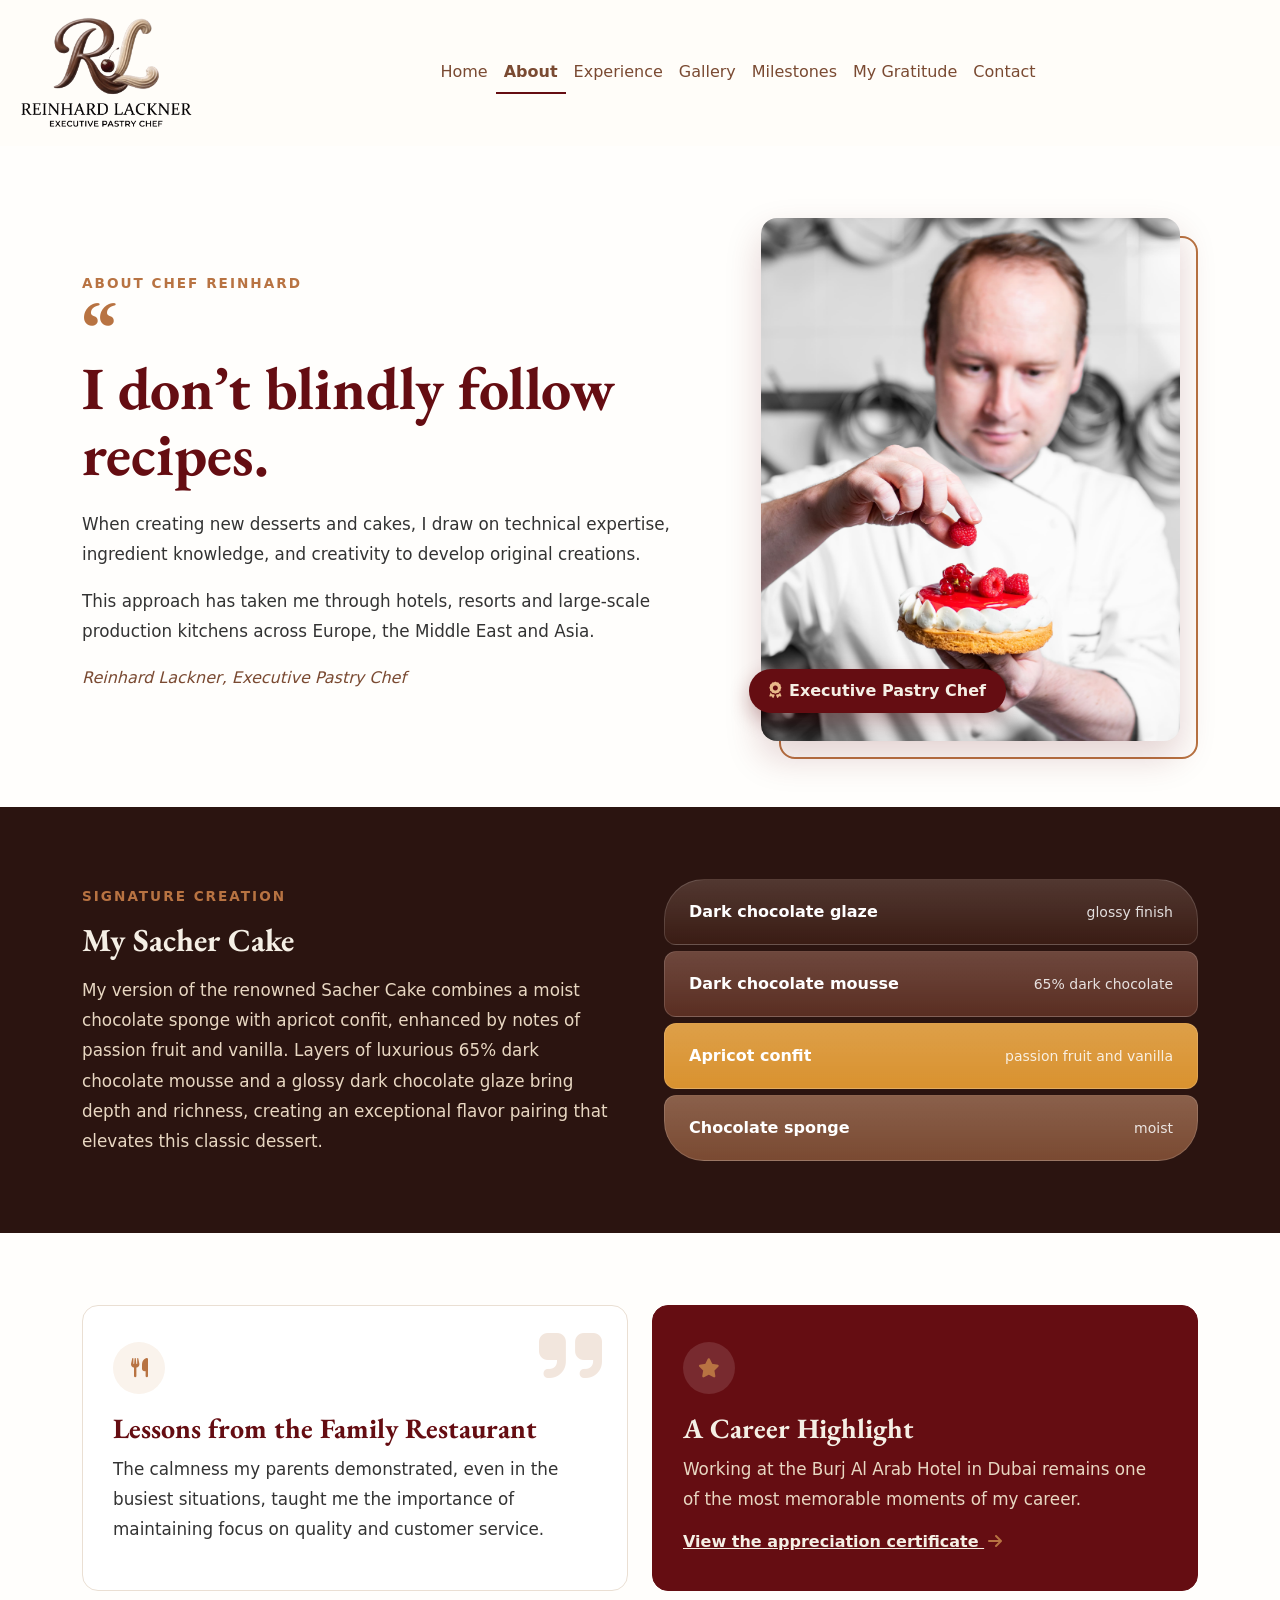
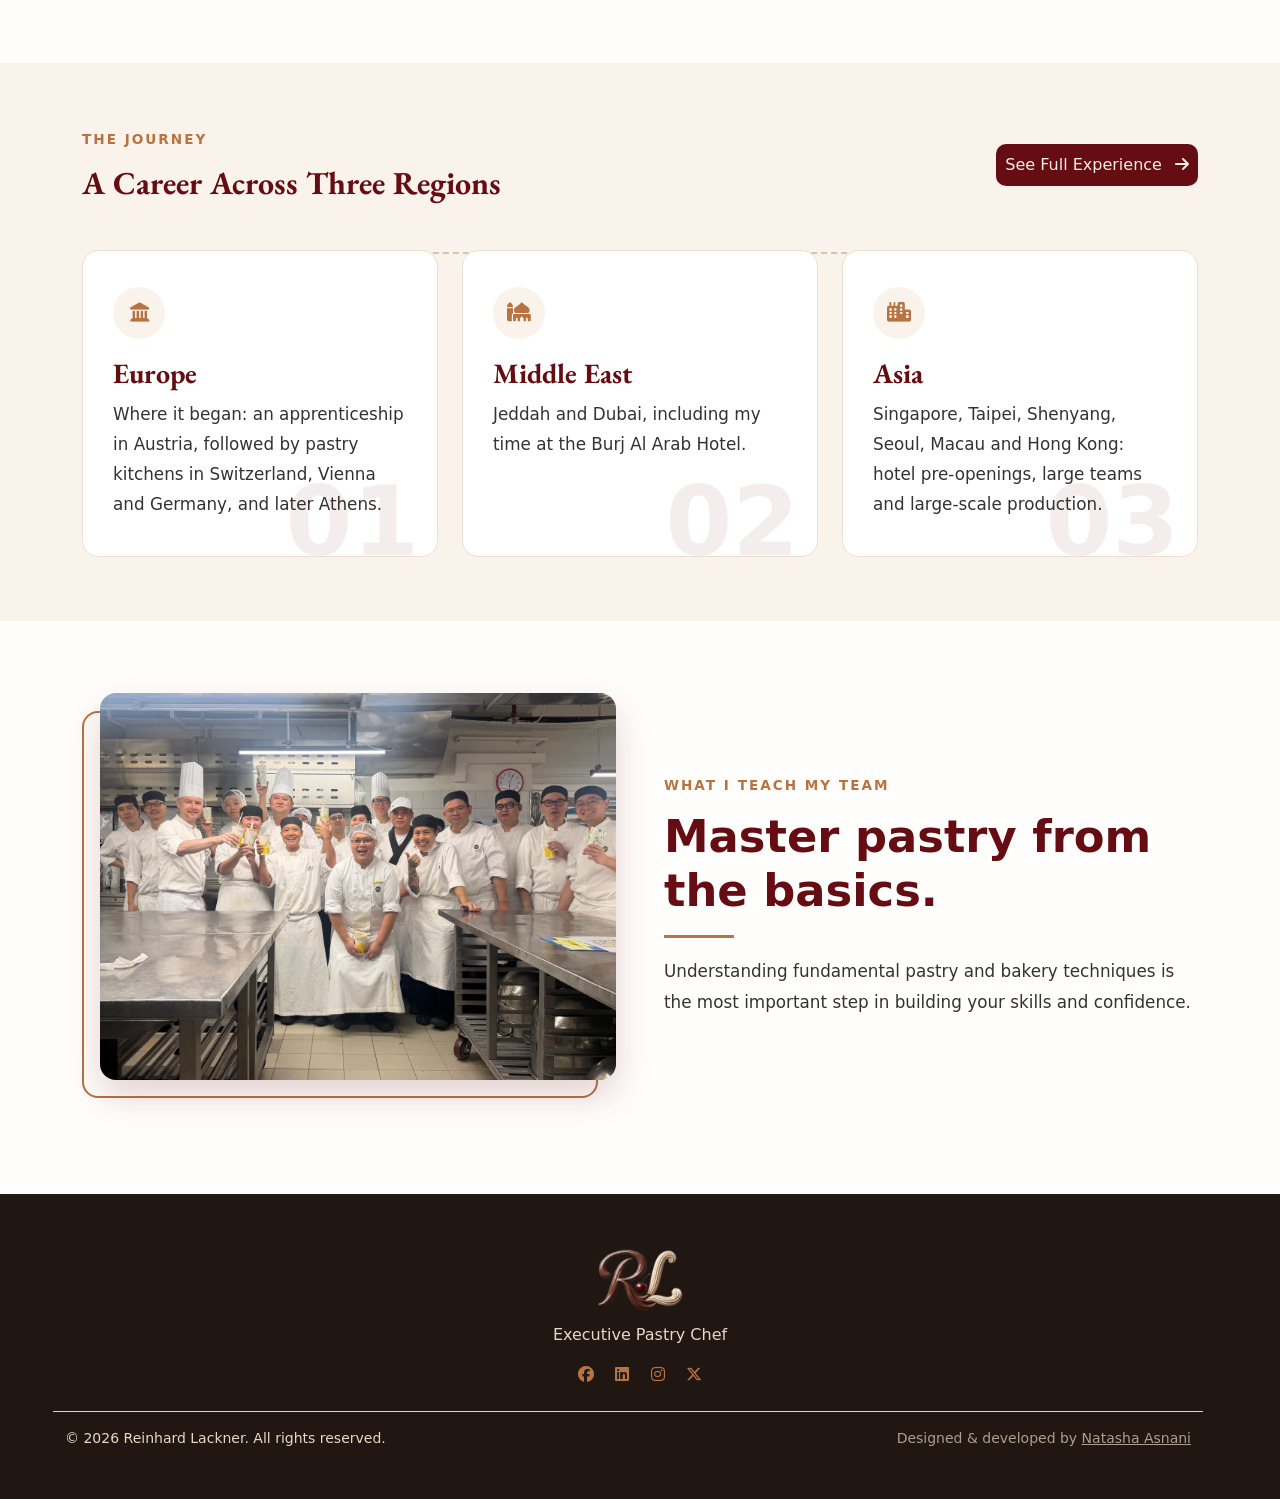
<file: about.html>
<!DOCTYPE html>
<html lang="en">
<head>
    <meta charset="UTF-8">
    <meta name="viewport" content="width=device-width, initial-scale=1.0">
    <title>About | Reinhard Lackner</title>
    <meta name="description" content="About Executive Pastry Chef Reinhard Lackner: his approach to pastry, his signature Sacher Cake, his career across Europe, the Middle East and Asia, and what he teaches his team.">
    <meta name="author" content="Natasha Asnani">
    <meta property="og:type" content="website">
    <meta property="og:site_name" content="Reinhard Lackner">
    <meta property="og:title" content="Contact | Reinhard Lackner">
    <meta property="og:description" content="About Executive Pastry Chef Reinhard Lackner: his approach to pastry, his signature Sacher Cake, his career across Europe, the Middle East and Asia, and what he teaches his team.">
    <meta name="twitter:card" content="summary">
    <!-- Add after hosting: <link rel="canonical" href="https://YOUR-DOMAIN/about.html"> and <meta property="og:image" content="https://YOUR-DOMAIN/images/share-image.jpg"> -->
    <link rel="preconnect" href="https://fonts.googleapis.com">
    <link rel="preconnect" href="https://fonts.gstatic.com" crossorigin>
    <link rel="preconnect" href="https://cdn.jsdelivr.net" crossorigin>
    <link rel="preconnect" href="https://cdnjs.cloudflare.com" crossorigin>
    <link href="https://cdn.jsdelivr.net/npm/bootstrap@5.1.3/dist/css/bootstrap.min.css" rel="stylesheet" integrity="sha384-1BmE4kWBq78iYhFldvKuhfTAU6auU8tT94WrHftjDbrCEXSU1oBoqyl2QvZ6jIW3" crossorigin="anonymous">
    <link rel="stylesheet" href="style.css">
    <script src="https://cdn.jsdelivr.net/npm/bootstrap@5.1.3/dist/js/bootstrap.bundle.min.js" integrity="sha384-ka7Sk0Gln4gmtz2MlQnikT1wXgYsOg+OMhuP+IlRH9sENBO0LRn5q+8nbTov4+1p" crossorigin="anonymous" defer></script>
    <link href="https://fonts.googleapis.com/css2?family=EB+Garamond:wght@400;500&display=swap" rel="stylesheet">
    <link rel="stylesheet" href="https://cdnjs.cloudflare.com/ajax/libs/font-awesome/6.7.2/css/all.min.css">

    <style>
        /* About page (move to style.css if you prefer) */
        .about-section-title { color: #650D12; font-weight: bold; }
        .about-label { display: inline-block; color: #B87342; font-weight: 600; letter-spacing: 2px; text-transform: uppercase; font-size: 0.85rem; margin-bottom: 14px; }
        .about-text { color: #333; line-height: 1.8; font-size: 1.05rem; }
        .about-cream { background-color: #FAF3EC; }
        .about-section { position: relative; overflow: hidden; }

        /* Images with offset frame */
        .about-frame { position: relative; isolation: isolate; margin: 0 18px 18px 0; }
        .about-frame::before { content: ""; position: absolute; inset: 0; border: 2px solid #B87342; border-radius: 16px; transform: translate(18px, 18px); z-index: -1; }
        .about-frame-alt { margin: 0 0 18px 18px; }
        .about-frame-alt::before { transform: translate(-18px, 18px); }
        .about-img { width: 100%; display: block; object-fit: cover; border-radius: 16px; background: #FAF3EC; box-shadow: 0 16px 36px rgba(101, 13, 18, 0.18); }
        .about-img-portrait { aspect-ratio: 4 / 5; }
        .about-img-wide { aspect-ratio: 4 / 3; }
        .about-badge { position: absolute; left: -12px; bottom: 28px; background: #650D12; color: #F5EFE5; padding: 10px 20px; border-radius: 50px; font-weight: 600; box-shadow: 0 8px 20px rgba(101, 13, 18, 0.3); }
        .about-badge i { color: #E8B98A; margin-right: 8px; }

        /* Hero */
        .about-hero-title { font-size: clamp(2.4rem, 5.5vw, 4rem); line-height: 1.1; color: #650D12; font-weight: bold; margin: 0 0 22px; }
        .about-hero-title::before { content: "\201C"; display: block; font-size: 5rem; line-height: 0.6; color: #B87342; }
        .about-sign { font-style: italic; color: #7A4A32; margin-top: 20px; }
        /* .about-sign::before { content: ""; display: inline-block; width: 30px; height: 2px; background: #B87342; vertical-align: middle; margin-right: 12px; } */

        /* Sacher */
        .about-dark { background: #2B1410; color: #F5EFE5; }
        .about-dark .about-section-title { color: #F5EFE5; }
        .about-dark .about-text { color: #E8D7C2; }
        .about-layers { list-style: none; margin: 0; padding: 0; display: flex; flex-direction: column; gap: 6px; }
        .about-layers li { color: #fff; padding: 20px 24px; border-radius: 12px; font-weight: 600; display: flex; justify-content: space-between; align-items: center; gap: 12px; flex-wrap: wrap; border: 1px solid rgba(255, 255, 255, 0.14); background-image: linear-gradient(180deg, rgba(255,255,255,0.12), rgba(255,255,255,0)); }
        .about-layers small { font-weight: 400; opacity: 0.85; }
        .layer-glaze { background-color: #3A1C14; border-radius: 40px 40px 12px 12px !important; }
        .layer-mousse { background-color: #5A2E22; }
        .layer-apricot { background-color: #D9922F; }
        .layer-sponge { background-color: #7A4A32; border-radius: 12px 12px 40px 40px !important; }

        /* Cards */
        .about-card { position: relative; overflow: hidden; background: #fff; border: 1px solid #eadfd3; border-radius: 16px; padding: 36px 30px; transition: transform 0.3s ease, box-shadow 0.3s ease; }
        .about-card:hover { transform: translateY(-6px); box-shadow: 0 14px 30px rgba(101, 13, 18, 0.14); }
        .about-card h3 { color: #650D12; font-weight: bold; }
        .about-card-icon { width: 52px; height: 52px; display: flex; align-items: center; justify-content: center; border-radius: 50%; background: #FAF3EC; color: #B87342; font-size: 1.2rem; margin-bottom: 18px; }
        .about-card-quote { position: absolute; top: 14px; right: 24px; font-size: 4.5rem; color: #B87342; opacity: 0.18; }
        .about-card-maroon { background: #650D12; border-color: #650D12; }
        .about-card-maroon h3 { color: #F5EFE5; }
        .about-card-maroon .about-text { color: #E8D7C2; }
        .about-card-maroon .about-card-icon { background: rgba(255, 255, 255, 0.12); color: #E8B98A; }
        .about-link { color: #650D12; font-weight: 600; }
        .about-card-maroon .about-link { color: #F5EFE5; }
        .about-link:hover { text-decoration: underline; }

        /* Journey steps */
        .about-steps { position: relative; }
        .about-step { height: 100%; }
        .about-step::after { content: attr(data-num); position: absolute; right: 18px; bottom: -14px; font-size: 6rem; font-weight: bold; color: #650D12; opacity: 0.07; line-height: 1; }
        @media (min-width: 768px) {
            .about-steps::before { content: ""; position: absolute; top: 26px; left: 10%; right: 10%; border-top: 2px dashed #d8c3ae; }
            .about-steps .col { position: relative; }
        }

        /* Teaching */
        .about-statement { font-size: clamp(1.9rem, 4vw, 2.8rem); color: #650D12; font-weight: bold; line-height: 1.2; margin-bottom: 18px; }
        .about-statement::after { content: ""; display: block; width: 70px; height: 3px; background: #B87342; margin-top: 18px; }

        /* Outside the kitchen */
        .about-leaf { position: absolute; right: 6%; top: 50%; transform: translateY(-50%) rotate(-12deg); font-size: 14rem; color: #650D12; opacity: 0.06; pointer-events: none; }
        .about-big-line { font-size: clamp(1.4rem, 3vw, 2rem); font-style: italic; color: #650D12; max-width: 760px; line-height: 1.5; margin: 0 auto; }

        /* CTA */
        .about-cta { background: #650D12; color: #F5EFE5; border-radius: 16px; padding: 56px 24px; }
        .about-cta h3 { color: #F5EFE5; font-weight: bold; }
        .about-cta p { color: #E8D7C2; margin-bottom: 24px; }
        .about-cta-btn { display: inline-block; padding: 12px 32px; border: 1px solid #F5EFE5; border-radius: 50px; color: #F5EFE5; text-decoration: none; font-weight: 600; transition: all 0.3s ease; }
        .about-cta-btn:hover { background: #F5EFE5; color: #650D12; }

        /* Scroll reveal */
        .js .reveal { opacity: 0; transform: translateY(28px); transition: opacity 0.8s ease, transform 0.8s ease; transition-delay: var(--d, 0s); }
        .js .reveal.in { opacity: 1; transform: none; }
        @media (prefers-reduced-motion: reduce) {
            .js .reveal { opacity: 1; transform: none; transition: none; }
            .about-card:hover { transform: none; }
        }

        @media (max-width: 575px) {
            .about-frame { margin: 0 12px 12px 0; }
            .about-frame::before { transform: translate(12px, 12px); }
            .about-frame-alt { margin: 0 0 12px 12px; }
            .about-frame-alt::before { transform: translate(-12px, 12px); }
            .about-badge { left: 8px; font-size: 0.85rem; }
            .about-card { padding: 28px 22px; }
            .about-leaf { font-size: 9rem; }
        }
    </style>
    <script>document.documentElement.classList.add('js');</script>
</head>
<body>
    <div class="container-fluid">
        <div class="row">
            <nav aria-label="Main navigation" class="navbar navbar-expand-lg navbar-light" style="background-color: #FFFDF9;">
                <div class="container-fluid">
                    <a class="navbar-brand" href="index.html">
                        <img src="./images/Gemini_Generated_Image_94er6u94er6u94er-removebg-preview.png" alt="Reinhard Lackner, Executive Pastry Chef" width="180px">
                    </a>
                    <button class="navbar-toggler" type="button" data-bs-toggle="collapse" data-bs-target="#navbarSupportedContent" aria-controls="navbarSupportedContent" aria-expanded="false" aria-label="Toggle navigation">
                        <span class="navbar-toggler-icon"></span>
                    </button>
                    <div class="collapse navbar-collapse" id="navbarSupportedContent">
                        <ul class="navbar-nav mx-auto mb-2 mb-lg-0">
                            <li class="nav-item"><a class="nav-link" href="index.html" style="color: #7A4A32 !important;">Home</a></li>
                            <li class="nav-item"><a class="nav-link active" aria-current="page" href="about.html" style="color: #7A4A32 !important;">About</a></li>
                            <li class="nav-item"><a class="nav-link" href="experience.html" style="color: #7A4A32 !important;">Experience</a></li>
                            <li class="nav-item"><a class="nav-link" href="gallery.html" style="color: #7A4A32 !important;">Gallery</a></li>
                            <li class="nav-item"><a class="nav-link" href="milestones.html" style="color: #7A4A32 !important;">Milestones</a></li>
                            <li class="nav-item"><a class="nav-link" href="testimonials.html" style="color: #7A4A32 !important;">My Gratitude</a></li>
                            <li class="nav-item"><a class="nav-link" href="contact.html" style="color: #7A4A32 !important;">Contact</a></li>
                        </ul>
                    </div>
                </div>
            </nav>
        </div>
    </div>

    <!-- Hero -->
    <section class="about-section py-5 mt-4">
        <div class="container">
            <div class="row align-items-center g-5">
                <div class="col-lg-7 reveal">
                    <span class="about-label">About Chef Reinhard</span>
                    <h1 class="about-hero-title">I don’t blindly follow recipes.</h1>
                    <p class="about-text">When creating new desserts and cakes, I draw on technical expertise, ingredient knowledge, and creativity to develop original creations.</p>
                    <p class="about-text mb-0">This approach has taken me through hotels, resorts and large-scale production kitchens across Europe, the Middle East and Asia.</p>
                    <p class="about-sign">Reinhard Lackner, Executive Pastry Chef</p>
                </div>
                <div class="col-lg-5 reveal" style="--d: 0.15s;">
                    <div class="about-frame">
                        <img src="./images/Reinhard Lackner.jpg" alt="Portrait of Chef Reinhard Lackner" class="about-img about-img-portrait" loading="lazy" decoding="async">
                        <span class="about-badge"><i class="fa-solid fa-award" aria-hidden="true"></i>Executive Pastry Chef</span>
                    </div>
                </div>
            </div>
        </div>
    </section>

    <!-- Signature creation -->
    <section class="about-dark about-section py-5">
        <div class="container py-4">
            <div class="row align-items-center g-5">
                <div class="col-lg-6 reveal">
                    <span class="about-label">Signature Creation</span>
                    <h2 class="about-section-title mb-3">My Sacher Cake</h2>
                    <p class="about-text mb-0">My version of the renowned Sacher Cake combines a moist chocolate sponge with apricot confit, enhanced by notes of passion fruit and vanilla. Layers of luxurious 65% dark chocolate mousse and a glossy dark chocolate glaze bring depth and richness, creating an exceptional flavor pairing that elevates this classic dessert.</p>
                </div>
                <div class="col-lg-6">
                    <ol class="about-layers" aria-label="Layers of the Sacher Cake, from top to bottom">
                        <li class="layer-glaze reveal" style="--d: 0.6s;">Dark chocolate glaze <small>glossy finish</small></li>
                        <li class="layer-mousse reveal" style="--d: 0.4s;">Dark chocolate mousse <small>65% dark chocolate</small></li>
                        <li class="layer-apricot reveal" style="--d: 0.2s;">Apricot confit <small>passion fruit and vanilla</small></li>
                        <li class="layer-sponge reveal" style="--d: 0s;">Chocolate sponge <small>moist</small></li>
                    </ol>
                </div>
            </div>
        </div>
    </section>

    <!-- Roots and highlight -->
    <section class="py-5 my-4">
        <div class="container">
            <div class="row g-4">
                <div class="col-lg-6 reveal">
                    <div class="about-card h-100">
                        <i class="fa-solid fa-quote-right about-card-quote" aria-hidden="true"></i>
                        <div class="about-card-icon"><i class="fa-solid fa-utensils" aria-hidden="true"></i></div>
                        <h3>Lessons from the Family Restaurant</h3>
                        <p class="about-text mb-0">The calmness my parents demonstrated, even in the busiest situations, taught me the importance of maintaining focus on quality and customer service.</p>
                    </div>
                </div>
                <div class="col-lg-6 reveal" style="--d: 0.15s;">
                    <div class="about-card about-card-maroon h-100">
                        <div class="about-card-icon"><i class="fa-solid fa-star" aria-hidden="true"></i></div>
                        <h3>A Career Highlight</h3>
                        <p class="about-text">Working at the Burj Al Arab Hotel in Dubai remains one of the most memorable moments of my career.</p>
                        <a href="milestones.html" class="about-link">View the appreciation certificate <i class="fa-solid fa-arrow-right ms-1" aria-hidden="true"></i></a>
                    </div>
                </div>
            </div>
        </div>
    </section>

    <!-- Three regions -->
    <section class="about-cream about-section py-5">
        <div class="container py-3">
            <div class="d-flex justify-content-between align-items-center flex-wrap gap-3 mb-5 reveal">
                <div>
                    <span class="about-label">The Journey</span>
                    <h2 class="about-section-title m-0">A Career Across Three Regions</h2>
                </div>
                <div class="dishes-btn">
                    <a href="experience.html">
                        <button>See Full Experience
                            <i class="fa-solid fa-arrow-right" aria-hidden="true"></i>
                        </button>
                    </a>
                </div>
            </div>

            <div class="row row-cols-1 row-cols-md-3 g-4 about-steps">
                <div class="col reveal">
                    <div class="about-card about-step" data-num="01">
                        <div class="about-card-icon"><i class="fa-solid fa-landmark" aria-hidden="true"></i></div>
                        <h3>Europe</h3>
                        <p class="about-text mb-0">Where it began: an apprenticeship in Austria, followed by pastry kitchens in Switzerland, Vienna and Germany, and later Athens.</p>
                    </div>
                </div>
                <div class="col reveal" style="--d: 0.15s;">
                    <div class="about-card about-step" data-num="02">
                        <div class="about-card-icon"><i class="fa-solid fa-mosque" aria-hidden="true"></i></div>
                        <h3>Middle East</h3>
                        <p class="about-text mb-0">Jeddah and Dubai, including my time at the Burj Al Arab Hotel.</p>
                    </div>
                </div>
                <div class="col reveal" style="--d: 0.3s;">
                    <div class="about-card about-step" data-num="03">
                        <div class="about-card-icon"><i class="fa-solid fa-city" aria-hidden="true"></i></div>
                        <h3>Asia</h3>
                        <p class="about-text mb-0">Singapore, Taipei, Shenyang, Seoul, Macau and Hong Kong: hotel pre-openings, large teams and large-scale production.</p>
                    </div>
                </div>
            </div>
        </div>
    </section>

    <!-- Teaching -->
    <section class="about-section py-5 my-4">
        <div class="container">
            <div class="row align-items-center g-5">
                <div class="col-lg-6 reveal">
                    <!-- Photo with two colleagues: save as images/chef-with-colleagues.jpg -->
                    <div class="about-frame about-frame-alt">
                        <img src="./images/Team Picture.jpg" alt="Chef Reinhard's Team" class="about-img about-img-wide" loading="lazy" decoding="async">
                    </div>
                </div>
                <div class="col-lg-6 reveal" style="--d: 0.15s;">
                    <span class="about-label">What I Teach My Team</span>
                    <p class="about-statement">Master pastry from the basics.</p>
                    <p class="about-text mb-0">Understanding fundamental pastry and bakery techniques is the most important step in building your skills and confidence.</p>
                </div>
            </div>
        </div>
    </section>

    <!-- Outside the kitchen -->
    <!-- <section class="about-cream about-section py-5">
        <i class="fa-solid fa-leaf about-leaf" aria-hidden="true"></i>
        <div class="container text-center py-4 reveal">
            <span class="about-label">Outside the Kitchen</span>
            <p class="about-big-line mb-0">I love spending time outdoors, connecting with nature and enjoying its beauty.</p>
        </div>
    </section> -->

    <!-- Closing block -->
    <!-- <section class="py-5 mt-4">
        <div class="container">
            <div class="about-cta text-center reveal">
                <h3>Let's create something together</h3>
                <p>For collaborations, consulting, events or opportunities.</p>
                <a href="contact.html" class="about-cta-btn">Get in Touch</a>
            </div>
        </div>
    </section> -->

    <footer class="mt-5">
        <div class="container-fluid">
            <div class="row footer-row">
                <div class="col-12 text-center">
                    <img src="./images/footer-logo.png" alt="Reinhard Lackner logo" width="150px" class="logo-light" loading="lazy" decoding="async">
                    <p class="mt-2 mb-3" style="color: #E8D7C2 !important;">Executive Pastry Chef</p>
                    <div>
                        <a href="https://www.facebook.com/pastrychefreinhardlackner" target="_blank" rel="noopener" class="mx-2 text-decoration-none" aria-label="Facebook"><i class="fab fa-facebook" aria-hidden="true"></i></a>
                        <a href="https://www.linkedin.com/in/pastrychefreinhardlackner" target="_blank" rel="noopener" class="mx-2 text-decoration-none" aria-label="LinkedIn"><i class="fab fa-linkedin" aria-hidden="true"></i></a>
                        <a href="https://www.instagram.com/reinhardlackner" target="_blank" rel="noopener" class="mx-2 text-decoration-none" aria-label="Instagram"><i class="fab fa-instagram" aria-hidden="true"></i></a>
                        <a href="https://x.com/reinilac" target="_blank" rel="noopener" class="mx-2 text-decoration-none" aria-label="X"><i class="fa-brands fa-x-twitter" aria-hidden="true"></i></a>
                    </div>
                </div>

                <!-- Copyright Row -->
                <div class="row mt-4">
                    <div class="col-12 border-top border-white pt-3 d-flex flex-column flex-md-row justify-content-between align-items-center gap-1">
                        <p class="small mb-0">&copy; 2026 Reinhard Lackner. All rights reserved.</p>
                        <p class="small mb-0" style="opacity: 0.7;">Designed &amp; developed by <a href="https://natashaasnani-portfolio-website.netlify.app/" target="_blank" rel="noopener">Natasha Asnani</a></p>
                    </div>
                </div>
            </div>
        </div>
    </footer>

    <script>
        (function () {
            var els = document.querySelectorAll('.reveal');
            if (!('IntersectionObserver' in window)) {
                els.forEach(function (e) { e.classList.add('in'); });
                return;
            }
            var io = new IntersectionObserver(function (entries) {
                entries.forEach(function (x) {
                    if (x.isIntersecting) { x.target.classList.add('in'); io.unobserve(x.target); }
                });
            }, { threshold: 0.15 });
            els.forEach(function (e) { io.observe(e); });
        })();
    </script>
</body>
</html>
</file>
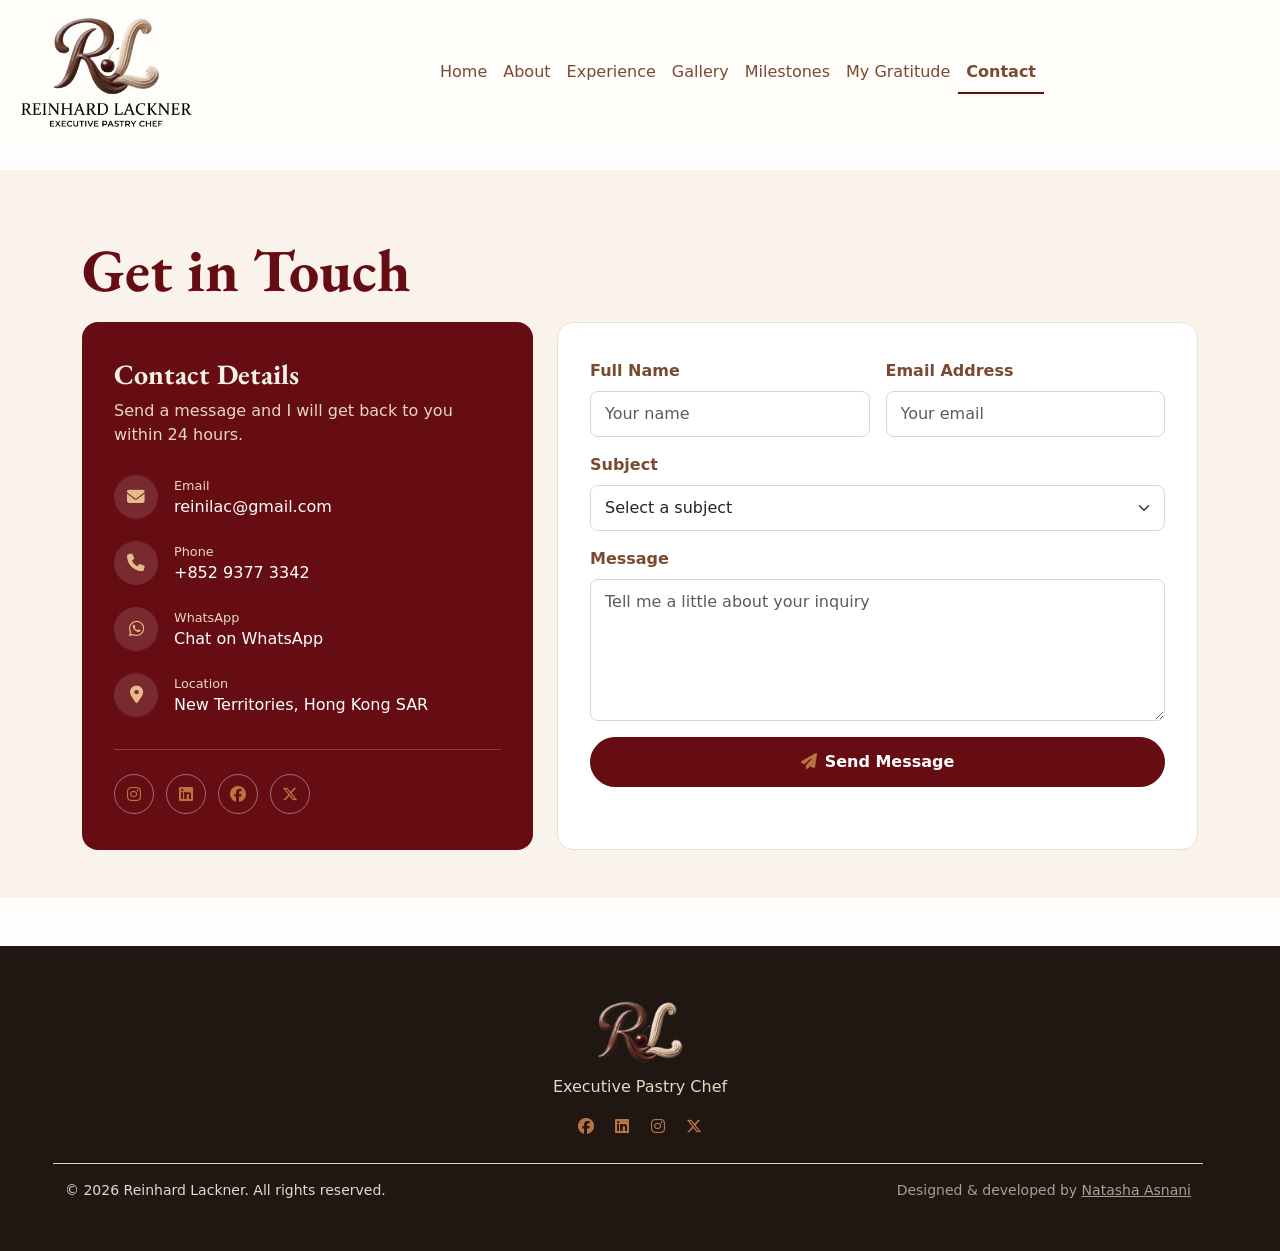
<file: contact.html>
<!DOCTYPE html>
<html lang="en">
<head>
    <meta charset="UTF-8">
    <meta name="viewport" content="width=device-width, initial-scale=1.0">
    <title>Contact | Reinhard Lackner</title>
    <meta name="description" content="Get in touch with Executive Pastry Chef Reinhard Lackner for collaborations, consulting, events or opportunities.">
    <meta name="author" content="Natasha Asnani">
    <meta property="og:type" content="website">
    <meta property="og:site_name" content="Reinhard Lackner">
    <meta property="og:title" content="Contact | Reinhard Lackner">
    <meta property="og:description" content="Get in touch with Executive Pastry Chef Reinhard Lackner for collaborations, consulting, events or opportunities.">
    <meta name="twitter:card" content="summary">
    <!-- Add after hosting: <link rel="canonical" href="https://YOUR-DOMAIN/contact.html"> and <meta property="og:image" content="https://YOUR-DOMAIN/images/share-image.jpg"> -->
    <link rel="preconnect" href="https://fonts.googleapis.com">
    <link rel="preconnect" href="https://fonts.gstatic.com" crossorigin>
    <link rel="preconnect" href="https://cdn.jsdelivr.net" crossorigin>
    <link rel="preconnect" href="https://cdnjs.cloudflare.com" crossorigin>
    <link href="https://cdn.jsdelivr.net/npm/bootstrap@5.1.3/dist/css/bootstrap.min.css" rel="stylesheet" integrity="sha384-1BmE4kWBq78iYhFldvKuhfTAU6auU8tT94WrHftjDbrCEXSU1oBoqyl2QvZ6jIW3" crossorigin="anonymous">
    <link rel="stylesheet" href="style.css">
    <script src="https://cdn.jsdelivr.net/npm/bootstrap@5.1.3/dist/js/bootstrap.bundle.min.js" integrity="sha384-ka7Sk0Gln4gmtz2MlQnikT1wXgYsOg+OMhuP+IlRH9sENBO0LRn5q+8nbTov4+1p" crossorigin="anonymous" defer></script>
    <link href="https://fonts.googleapis.com/css2?family=EB+Garamond:wght@400;500&display=swap" rel="stylesheet">
    <link rel="stylesheet" href="https://cdnjs.cloudflare.com/ajax/libs/font-awesome/6.7.2/css/all.min.css">
    <script>document.documentElement.classList.add('js');</script>
</head>
<body>
    <div class="container-fluid">
        <div class="row">
            <nav aria-label="Main navigation" class="navbar navbar-expand-lg navbar-light" style="background-color: #FFFDF9;">
                <div class="container-fluid">
                    <a class="navbar-brand" href="index.html">
                        <img src="./images/Gemini_Generated_Image_94er6u94er6u94er-removebg-preview.png" alt="Reinhard Lackner, Executive Pastry Chef" width="180px">
                    </a>
                    <button class="navbar-toggler" type="button" data-bs-toggle="collapse" data-bs-target="#navbarSupportedContent" aria-controls="navbarSupportedContent" aria-expanded="false" aria-label="Toggle navigation">
                        <span class="navbar-toggler-icon"></span>
                    </button>
                    <div class="collapse navbar-collapse" id="navbarSupportedContent">
                        <ul class="navbar-nav mx-auto mb-2 mb-lg-0">
                            <li class="nav-item"><a class="nav-link" href="index.html" style="color: #7A4A32 !important;">Home</a></li>
                            <li class="nav-item"><a class="nav-link" href="about.html" style="color: #7A4A32 !important;">About</a></li>
                            <li class="nav-item"><a class="nav-link" href="experience.html" style="color: #7A4A32 !important;">Experience</a></li>
                            <li class="nav-item"><a class="nav-link" href="gallery.html" style="color: #7A4A32 !important;">Gallery</a></li>
                            <li class="nav-item"><a class="nav-link" href="milestones.html" style="color: #7A4A32 !important;">Milestones</a></li>
                            <li class="nav-item"><a class="nav-link" href="testimonials.html" style="color: #7A4A32 !important;">My Gratitude</a></li>
                            <li class="nav-item"><a class="nav-link active" aria-current="page" href="contact.html" style="color: #7A4A32 !important;">Contact</a></li>
                        </ul>
                    </div>
                </div>
            </nav>
        </div>
    </div>

    <section class="contact-section py-5 mt-4" id="contact">
        <div class="container">
            <h1 class="m-0 my-3" style="color: #650D12; font-weight: bold;">Get in Touch</h1>
            <!-- <p class="fw-semibold mt-2 mb-4">For collaborations, consulting, events or opportunities.</p> -->

            <div class="row g-4">
                <!-- Details -->
                <div class="col-lg-5 reveal">
                    <div class="contact-details h-100">
                        <h3>Contact Details</h3>
                        <p class="contact-intro">Send a message and I will get back to you within 24 hours.</p>

                        <ul class="list-unstyled contact-list">
                            <li>
                                <i class="fas fa-envelope" aria-hidden="true"></i>
                                <div>
                                    <small>Email</small>
                                    <a href="mailto:reinilac@gmail.com">reinilac@gmail.com</a>
                                </div>
                            </li>
                            <li>
                                <i class="fas fa-phone" aria-hidden="true"></i>
                                <div>
                                    <small>Phone</small>
                                    <a href="tel:+852 9377 3342">+852 9377 3342</a>
                                </div>
                            </li>
                            <li>
                                <i class="fab fa-whatsapp" aria-hidden="true"></i>
                                <div>
                                    <small>WhatsApp</small>
                                    <a href="https://wa.me/+852 9377 3342" target="_blank" rel="noopener">Chat on WhatsApp</a>
                                </div>
                            </li>
                            <li>
                                <i class="fas fa-map-marker-alt" aria-hidden="true"></i>
                                <div>
                                    <small>Location</small>
                                    <span>New Territories, Hong Kong SAR</span>
                                </div>
                            </li>
                        </ul>

                        <div class="contact-social">
                            <a href="https://www.instagram.com/reinhardlackner/" aria-label="Instagram"><i class="fab fa-instagram" aria-hidden="true"></i></a>
                            <a href="https://www.linkedin.com/in/pastrychefreinhardlackner/" aria-label="LinkedIn"><i class="fab fa-linkedin" aria-hidden="true"></i></a>
                            <a href="https://www.facebook.com/pastrychefreinhardlackner/" aria-label="Facebook"><i class="fab fa-facebook" aria-hidden="true"></i></a>
                            <a href="https://x.com/reinilac" aria-label="X"><i class="fa-brands fa-x-twitter" aria-label="true"></i></a>
                        </div>
                    </div>
                </div>

                <!-- Form -->
                <div class="col-lg-7 reveal" style="--d: 0.15s;">
                    <div class="contact-form-card h-100">
                        <form id="contactForm" action="https://formspree.io/f/YOUR_FORM_ID" method="POST">
                            <div class="row g-3">
                                <div class="col-12 col-sm-6">
                                    <label for="name" class="form-label fw-semibold">Full Name</label>
                                    <input type="text" id="name" name="name" autocomplete="name" class="form-control" placeholder="Your name" required>
                                </div>
                                <div class="col-12 col-sm-6">
                                    <label for="email" class="form-label fw-semibold">Email Address</label>
                                    <input type="email" id="email" name="email" autocomplete="email" class="form-control" placeholder="Your email" required>
                                </div>
                                <div class="col-12">
                                    <label for="subject" class="form-label fw-semibold">Subject</label>
                                    <select class="form-select" id="subject" name="subject" required>
                                        <option value="" disabled selected>Select a subject</option>
                                        <option>Job Opportunity</option>
                                        <option>Consulting</option>
                                        <option>Events &amp; Catering</option>
                                        <option>Collaboration</option>
                                        <option>Other</option>
                                    </select>
                                </div>
                                <div class="col-12">
                                    <label for="message" class="form-label fw-semibold">Message</label>
                                    <textarea class="form-control" id="message" name="message" rows="5" placeholder="Tell me a little about your inquiry" required></textarea>
                                </div>
                                <div class="col-12">
                                    <button type="submit" class="contact-submit w-100">
                                        <i class="fas fa-paper-plane me-2" aria-hidden="true"></i>Send Message
                                    </button>
                                </div>
                                <div class="col-12">
                                    <div id="formStatus"></div>
                                </div>
                            </div>
                        </form>
                    </div>
                </div>
            </div>
        </div>
    </section>

    <footer class="mt-5">
        <div class="container-fluid">
            <div class="row footer-row">
                <div class="col-12 text-center">
                    <img src="./images/footer-logo.png" alt="Reinhard Lackner logo" width="150px" class="logo-light" loading="lazy" decoding="async">
                    <p class="mt-2 mb-3" style="color: #E8D7C2 !important;">Executive Pastry Chef</p>
                    <div>
                        <a href="https://www.facebook.com/pastrychefreinhardlackner" target="_blank" rel="noopener" class="mx-2 text-decoration-none" aria-label="Facebook"><i class="fab fa-facebook" aria-hidden="true"></i></a>
                        <a href="https://www.linkedin.com/in/pastrychefreinhardlackner" target="_blank" rel="noopener" class="mx-2 text-decoration-none" aria-label="LinkedIn"><i class="fab fa-linkedin" aria-hidden="true"></i></a>
                        <a href="https://www.instagram.com/reinhardlackner" target="_blank" rel="noopener" class="mx-2 text-decoration-none" aria-label="Instagram"><i class="fab fa-instagram" aria-hidden="true"></i></a>
                        <a href="https://x.com/reinilac" target="_blank" rel="noopener" class="mx-2 text-decoration-none" aria-label="X"><i class="fa-brands fa-x-twitter" aria-hidden="true"></i></a>
                    </div>
                </div>

                <!-- Copyright Row -->
                <div class="row mt-4">
                    <div class="col-12 border-top border-white pt-3 d-flex flex-column flex-md-row justify-content-between align-items-center gap-1">
                        <p class="small mb-0">&copy; 2026 Reinhard Lackner. All rights reserved.</p>
                        <p class="small mb-0" style="opacity: 0.7;">Designed &amp; developed by <a href="https://natashaasnani-portfolio-website.netlify.app/" target="_blank" rel="noopener">Natasha Asnani</a></p>
                    </div>
                </div>
            </div>
        </div>
    </footer>

    <script>
        const form = document.getElementById('contactForm');
        const statusBox = document.getElementById('formStatus');

        form.addEventListener('submit', async (e) => {
            e.preventDefault();
            statusBox.innerHTML = '';
            try {
                const res = await fetch(form.action, {
                    method: 'POST',
                    body: new FormData(form),
                    headers: { 'Accept': 'application/json' }
                });
                if (res.ok) {
                    statusBox.innerHTML = '<div class="alert alert-success mb-0">Thank you, your message has been sent.</div>';
                    form.reset();
                } else {
                    statusBox.innerHTML = '<div class="alert alert-danger mb-0">Something went wrong. Please try again.</div>';
                }
            } catch (err) {
                statusBox.innerHTML = '<div class="alert alert-danger mb-0">Network error. Please try again.</div>';
            }
        });
    </script>
<script>
        // Light scroll reveal: elements fade in once when they enter the screen
        (function () {
            var els = document.querySelectorAll('.reveal');
            if (!('IntersectionObserver' in window)) {
                els.forEach(function (e) { e.classList.add('in'); });
                return;
            }
            var io = new IntersectionObserver(function (entries) {
                entries.forEach(function (x) {
                    if (x.isIntersecting) { x.target.classList.add('in'); io.unobserve(x.target); }
                });
            }, { threshold: 0.15 });
            els.forEach(function (e) { io.observe(e); });
        })();
    </script>
</body>
</html>
</file>
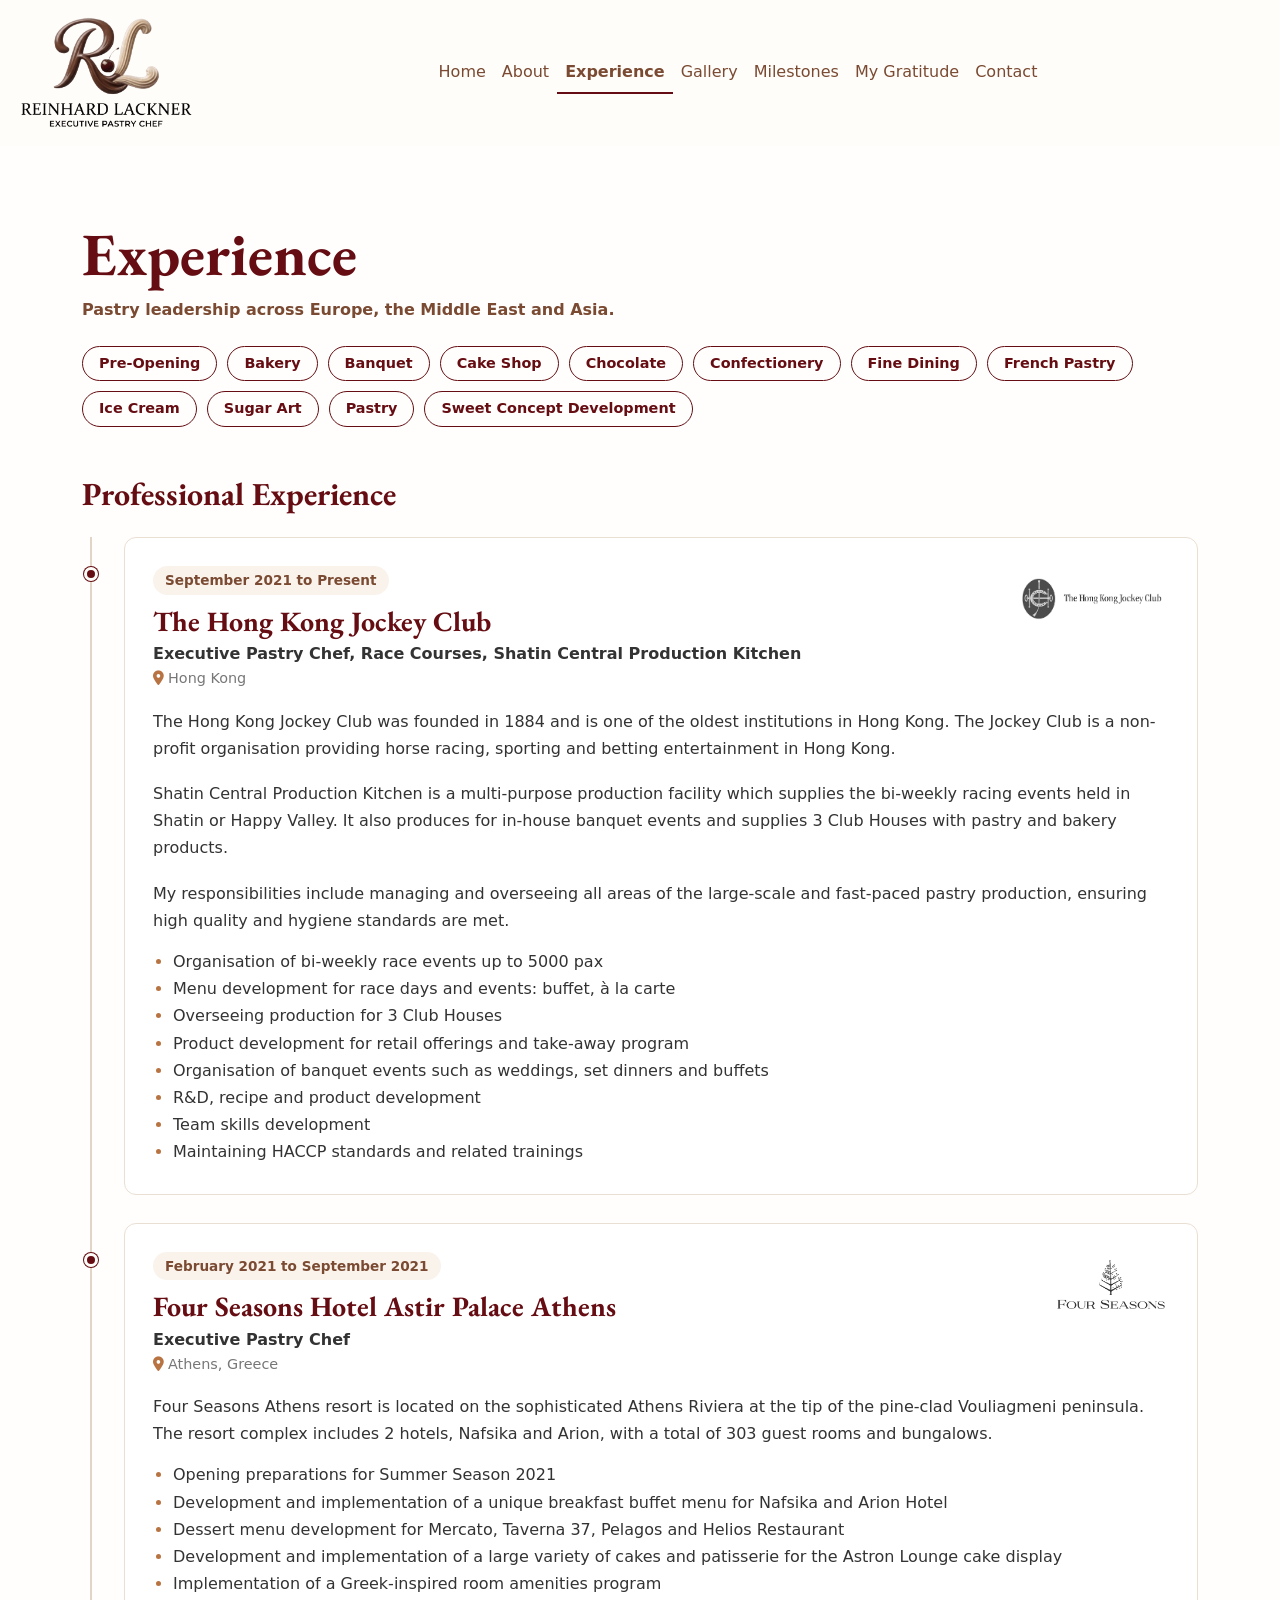
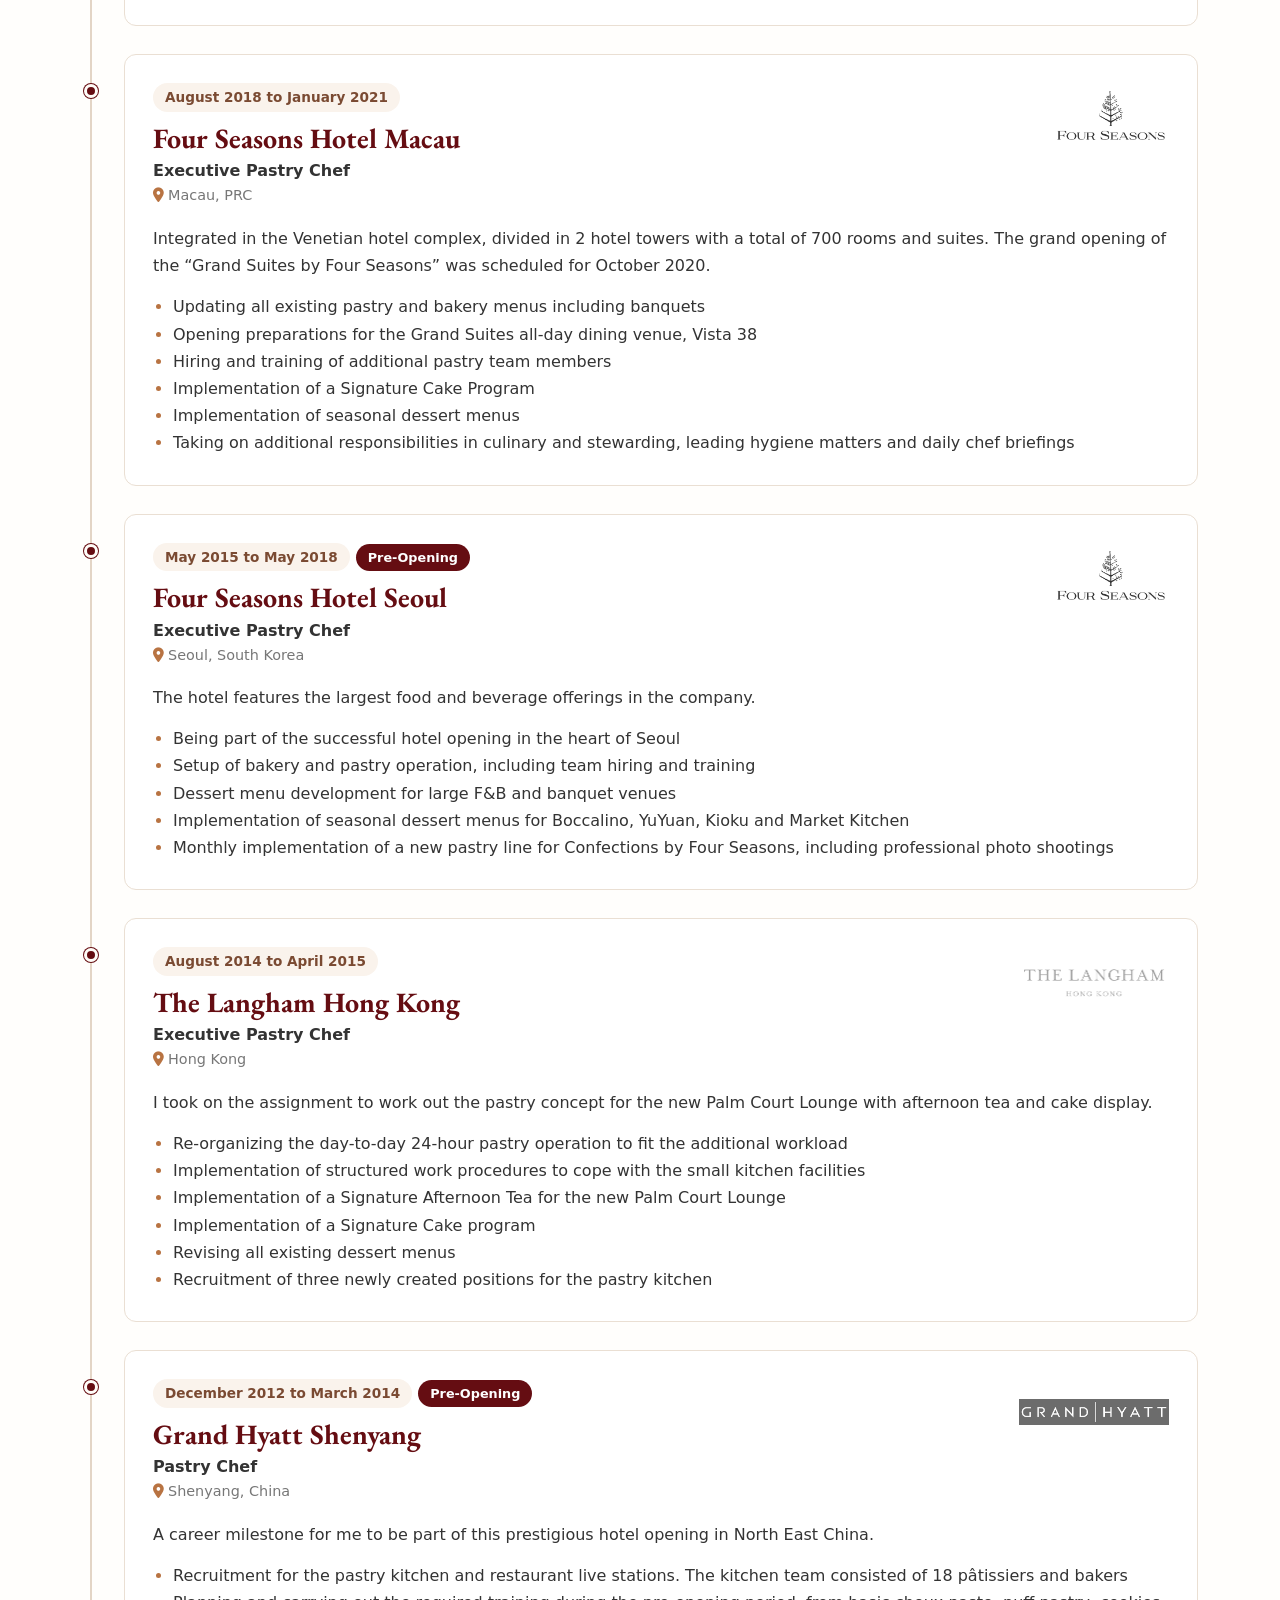
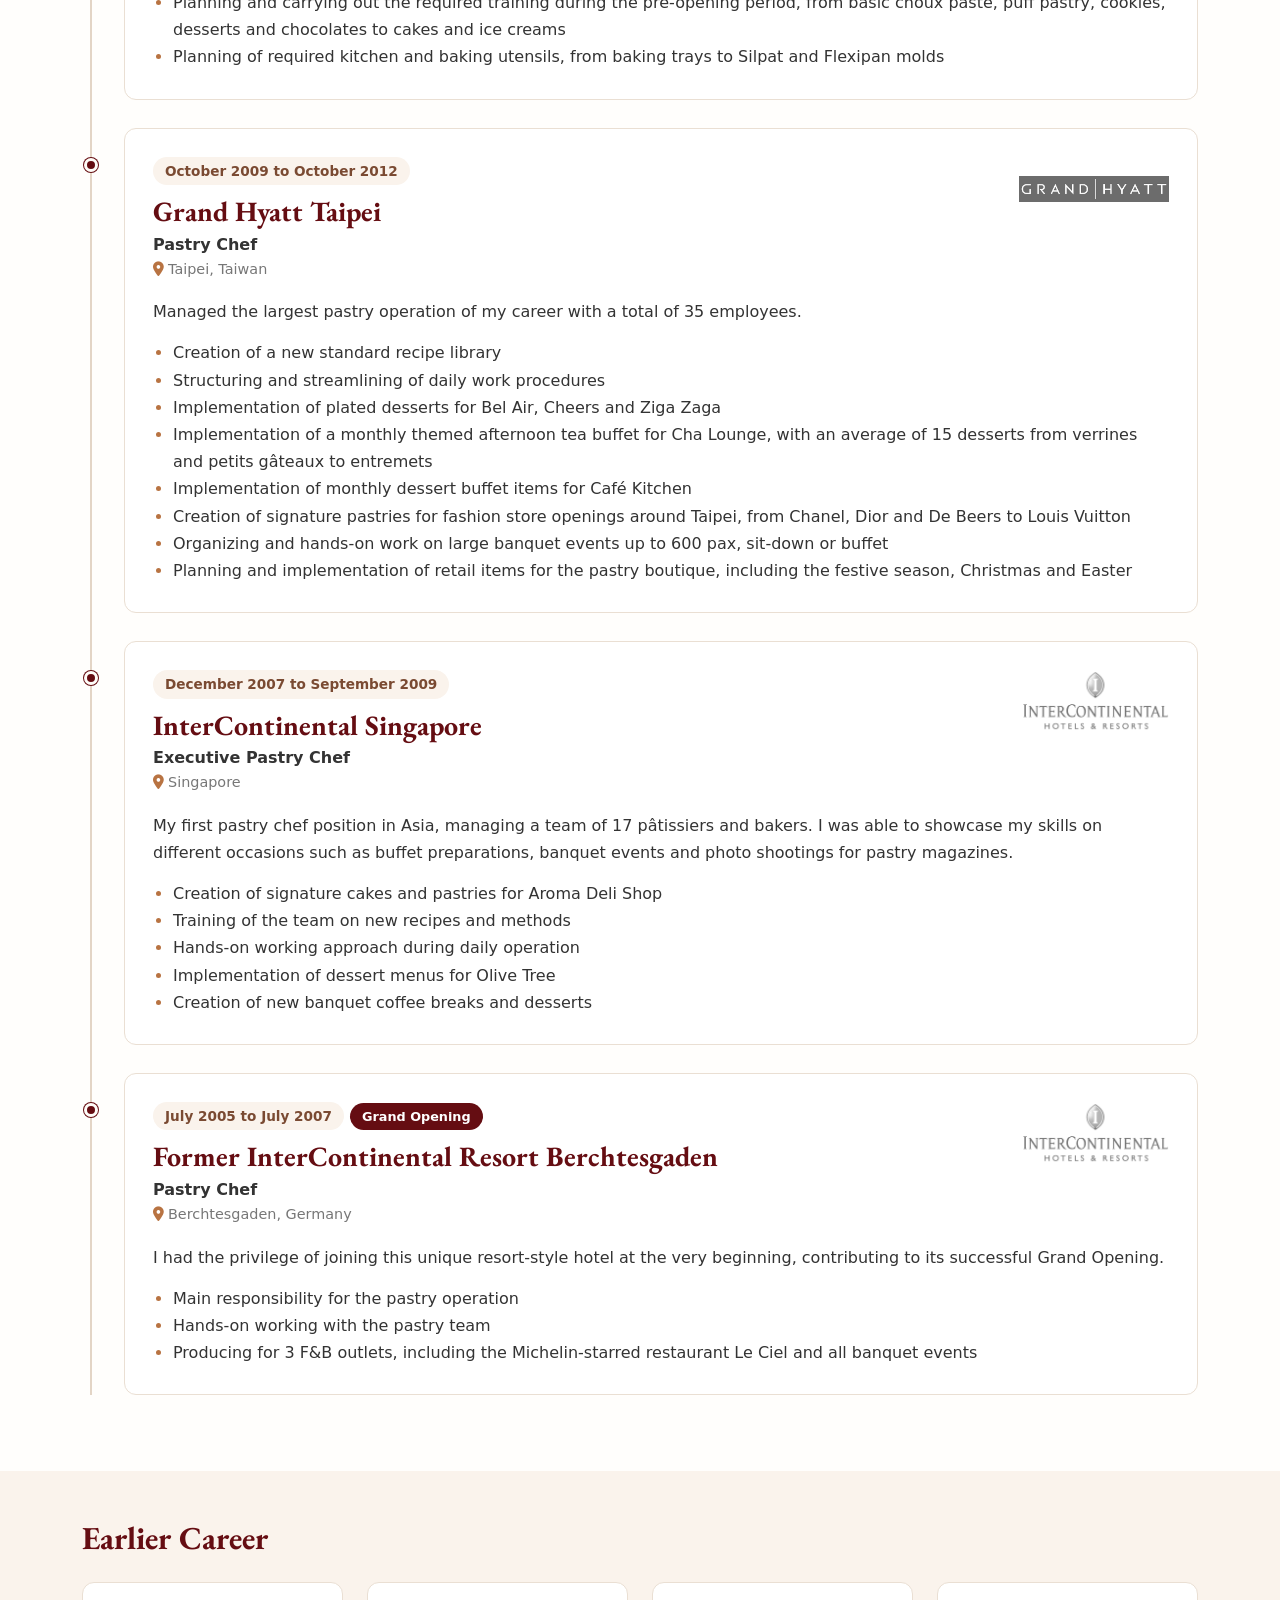
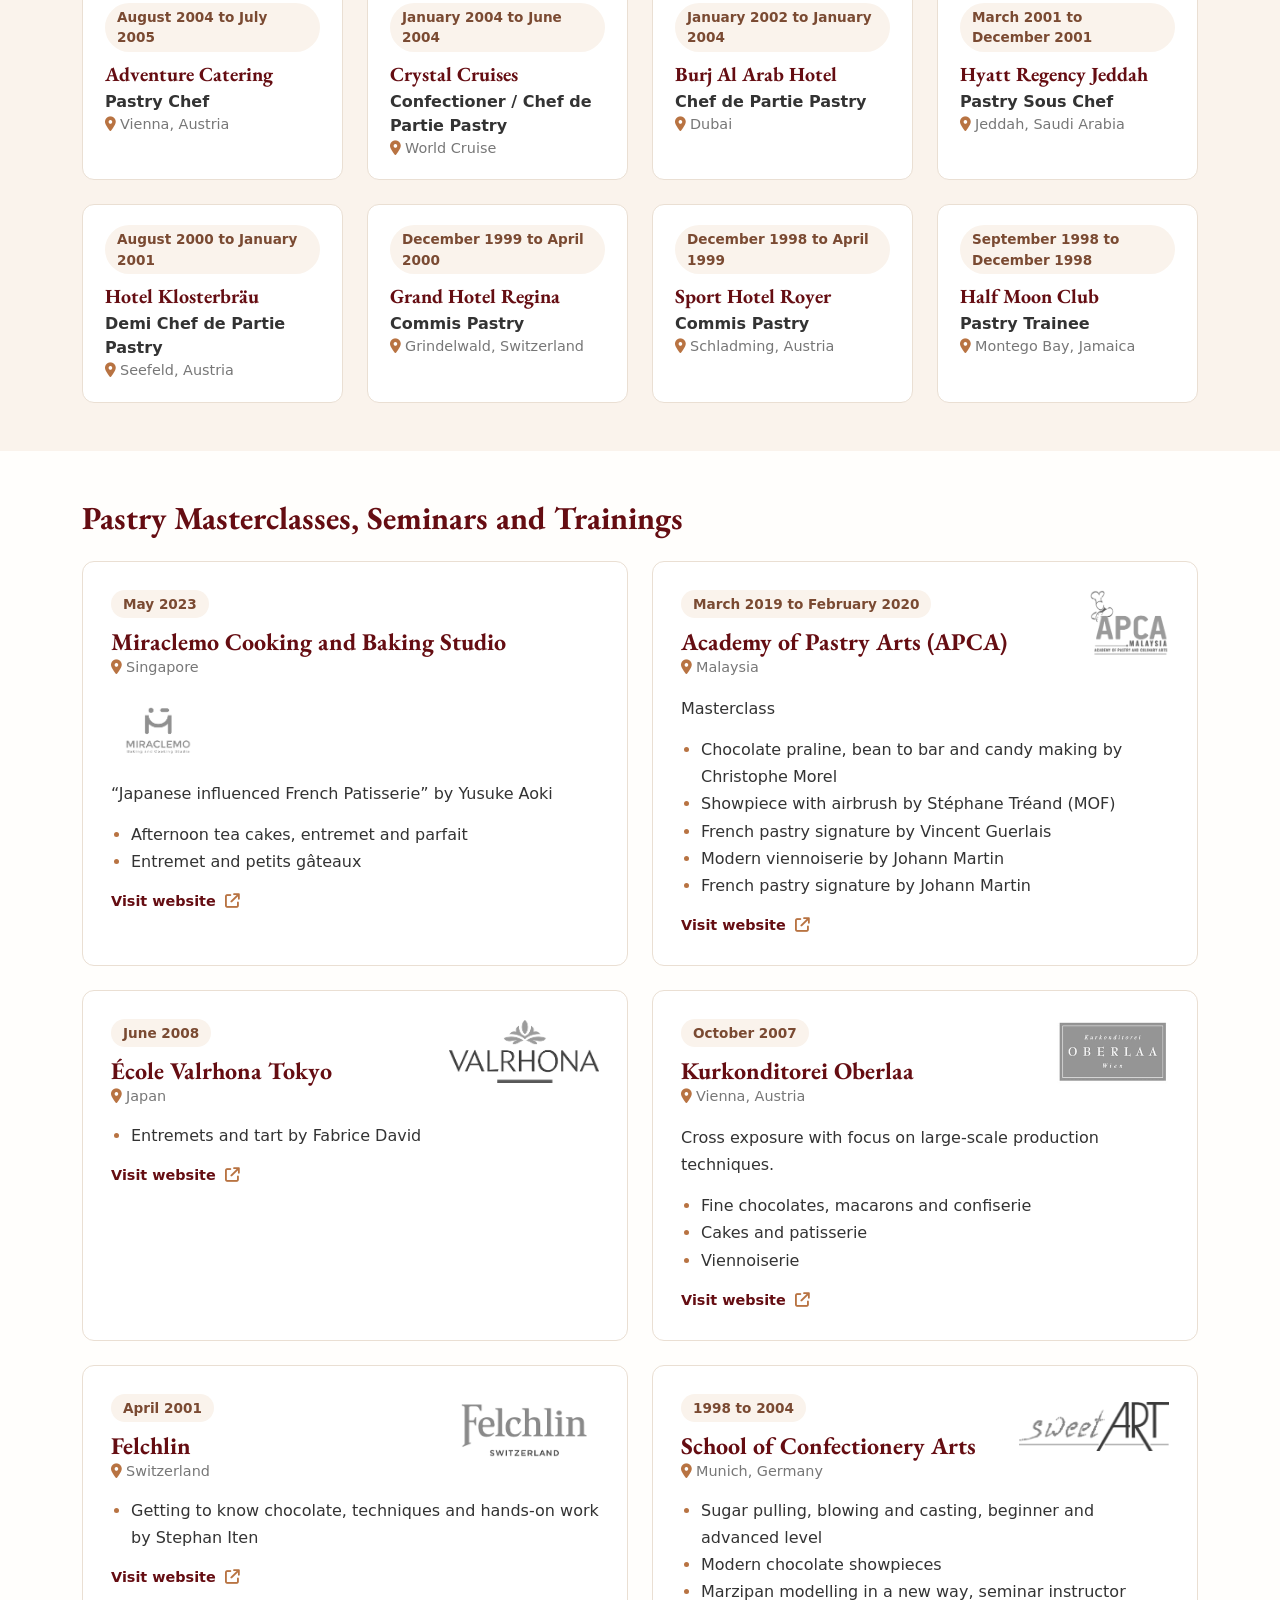
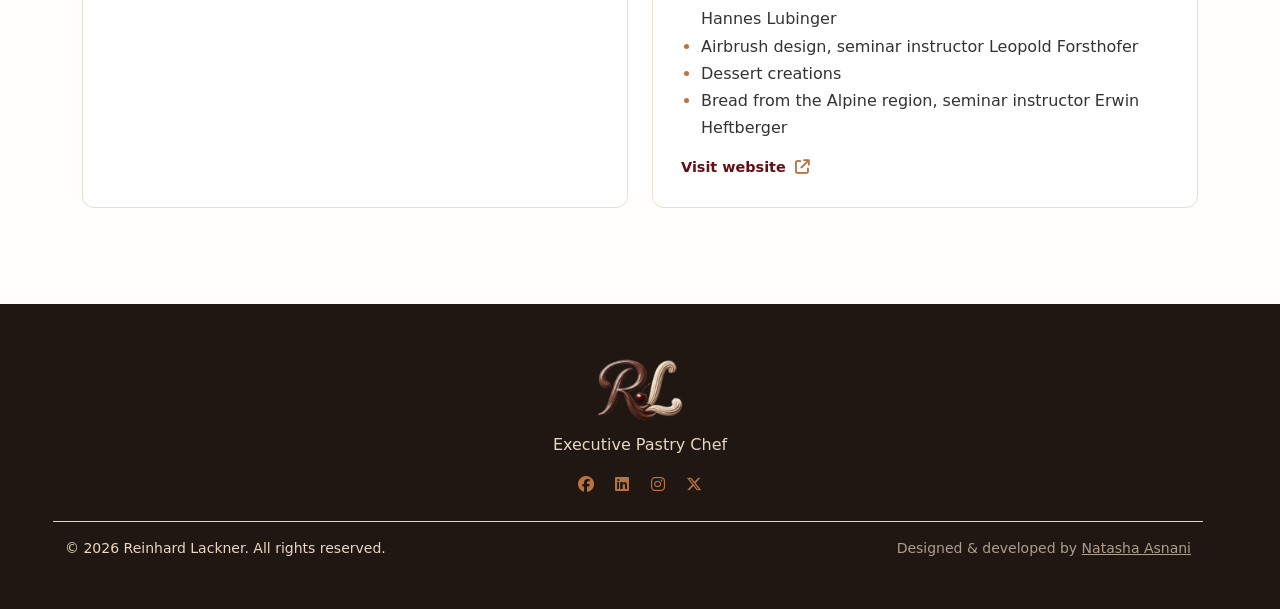
<file: experience.html>
<!DOCTYPE html>
<html lang="en">
<head>
    <meta charset="UTF-8">
    <meta name="viewport" content="width=device-width, initial-scale=1.0">
    <title>Experience | Reinhard Lackner</title>
    <meta name="description" content="Professional experience of Executive Pastry Chef Reinhard Lackner, from hotel pre-openings to the Hong Kong Jockey Club, along with his education, masterclasses and trainings.">
    <meta name="author" content="Natasha Asnani">
    <meta property="og:type" content="website">
    <meta property="og:site_name" content="Reinhard Lackner">
    <meta property="og:title" content="Experience | Reinhard Lackner">
    <meta property="og:description" content="Professional experience of Executive Pastry Chef Reinhard Lackner, from hotel pre-openings to the Hong Kong Jockey Club, along with his education, masterclasses and trainings.">
    <meta name="twitter:card" content="summary">
    <!-- Add after hosting: <link rel="canonical" href="https://YOUR-DOMAIN/experience.html"> and <meta property="og:image" content="https://YOUR-DOMAIN/images/share-image.jpg"> -->
    <link rel="preconnect" href="https://fonts.googleapis.com">
    <link rel="preconnect" href="https://fonts.gstatic.com" crossorigin>
    <link rel="preconnect" href="https://cdn.jsdelivr.net" crossorigin>
    <link rel="preconnect" href="https://cdnjs.cloudflare.com" crossorigin>
    <link href="https://cdn.jsdelivr.net/npm/bootstrap@5.1.3/dist/css/bootstrap.min.css" rel="stylesheet" integrity="sha384-1BmE4kWBq78iYhFldvKuhfTAU6auU8tT94WrHftjDbrCEXSU1oBoqyl2QvZ6jIW3" crossorigin="anonymous">
    <link rel="stylesheet" href="style.css">
    <script src="https://cdn.jsdelivr.net/npm/bootstrap@5.1.3/dist/js/bootstrap.bundle.min.js" integrity="sha384-ka7Sk0Gln4gmtz2MlQnikT1wXgYsOg+OMhuP+IlRH9sENBO0LRn5q+8nbTov4+1p" crossorigin="anonymous" defer></script>
    <link href="https://fonts.googleapis.com/css2?family=EB+Garamond:wght@400;500&display=swap" rel="stylesheet">
    <link rel="stylesheet" href="https://cdnjs.cloudflare.com/ajax/libs/font-awesome/6.7.2/css/all.min.css">
    <script>document.documentElement.classList.add('js');</script>
</head>
<body>
    <div class="container-fluid">
        <div class="row">
            <nav aria-label="Main navigation" class="navbar navbar-expand-lg navbar-light" style="background-color: #FFFDF9;">
                <div class="container-fluid">
                    <a class="navbar-brand" href="index.html">
                        <img src="./images/Gemini_Generated_Image_94er6u94er6u94er-removebg-preview.png" alt="Reinhard Lackner, Executive Pastry Chef" width="180px">
                    </a>
                    <button class="navbar-toggler" type="button" data-bs-toggle="collapse" data-bs-target="#navbarSupportedContent" aria-controls="navbarSupportedContent" aria-expanded="false" aria-label="Toggle navigation">
                        <span class="navbar-toggler-icon"></span>
                    </button>
                    <div class="collapse navbar-collapse" id="navbarSupportedContent">
                        <ul class="navbar-nav mx-auto mb-2 mb-lg-0">
                            <li class="nav-item"><a class="nav-link" href="index.html" style="color: #7A4A32 !important;">Home</a></li>
                            <li class="nav-item"><a class="nav-link" href="about.html" style="color: #7A4A32 !important;">About</a></li>
                            <li class="nav-item"><a class="nav-link active" aria-current="page" href="experience.html" style="color: #7A4A32 !important;">Experience</a></li>
                            <li class="nav-item"><a class="nav-link" href="gallery.html" style="color: #7A4A32 !important;">Gallery</a></li>
                            <li class="nav-item"><a class="nav-link" href="milestones.html" style="color: #7A4A32 !important;">Milestones</a></li>
                            <li class="nav-item"><a class="nav-link" href="testimonials.html" style="color: #7A4A32 !important;">My Gratitude</a></li>
                            <li class="nav-item"><a class="nav-link" href="contact.html" style="color: #7A4A32 !important;">Contact</a></li>
                        </ul>
                    </div>
                </div>
            </nav>
        </div>
    </div>

    <section class="py-5 mt-4">
        <div class="container">
            <h1 class="m-0" style="color: #650D12; font-weight: bold;">Experience</h1>
            <p class="fw-semibold mt-2 mb-4">Pastry leadership across Europe, the Middle East and Asia.</p>

            <div class="exp-tags mb-5">
                <span class="exp-tag">Pre-Opening</span>
                <span class="exp-tag">Bakery</span>
                <span class="exp-tag">Banquet</span>
                <span class="exp-tag">Cake Shop</span>
                <span class="exp-tag">Chocolate</span>
                <span class="exp-tag">Confectionery</span>
                <span class="exp-tag">Fine Dining</span>
                <span class="exp-tag">French Pastry</span>
                <span class="exp-tag">Ice Cream</span>
                <span class="exp-tag">Sugar Art</span>
                <span class="exp-tag">Pastry</span>
                <span class="exp-tag">Sweet Concept Development</span>
            </div>

            <h2 class="exp-section-title mb-4 reveal">Professional Experience</h2>
            <div class="exp-timeline">

                <div class="exp-item reveal">
                    <span class="exp-dot"></span>
                    <div class="exp-card">
                        <div class="exp-head">
                            <div>
                                <span class="exp-period">September 2021 to Present</span>
                                <h3 class="exp-company">The Hong Kong Jockey Club</h3>
                                <p class="exp-role">Executive Pastry Chef, Race Courses, Shatin Central Production Kitchen</p>
                                <p class="exp-place"><i class="fas fa-location-dot me-1" aria-hidden="true"></i>Hong Kong</p>
                            </div>
                            <img src="./images/logo-hkjc.png" alt="The Hong Kong Jockey Club" class="exp-logo" loading="lazy" decoding="async">
                        </div>
                            <p class="exp-desc">The Hong Kong Jockey Club was founded in 1884 and is one of the oldest institutions in Hong Kong. The Jockey Club is a non-profit organisation providing horse racing, sporting and betting entertainment in Hong Kong.</p>
                            <p class="exp-desc">Shatin Central Production Kitchen is a multi-purpose production facility which supplies the bi-weekly racing events held in Shatin or Happy Valley. It also produces for in-house banquet events and supplies 3 Club Houses with pastry and bakery products.</p>
                            <p class="exp-desc">My responsibilities include managing and overseeing all areas of the large-scale and fast-paced pastry production, ensuring high quality and hygiene standards are met.</p>
                        <ul class="exp-list">
                                <li>Organisation of bi-weekly race events up to 5000 pax</li>
                                <li>Menu development for race days and events: buffet, à la carte</li>
                                <li>Overseeing production for 3 Club Houses</li>
                                <li>Product development for retail offerings and take-away program</li>
                                <li>Organisation of banquet events such as weddings, set dinners and buffets</li>
                                <li>R&amp;D, recipe and product development</li>
                                <li>Team skills development</li>
                                <li>Maintaining HACCP standards and related trainings</li>
                        </ul>
                    </div>
                </div>
                <div class="exp-item reveal">
                    <span class="exp-dot"></span>
                    <div class="exp-card">
                        <div class="exp-head">
                            <div>
                                <span class="exp-period">February 2021 to September 2021</span>
                                <h3 class="exp-company">Four Seasons Hotel Astir Palace Athens</h3>
                                <p class="exp-role">Executive Pastry Chef</p>
                                <p class="exp-place"><i class="fas fa-location-dot me-1" aria-hidden="true"></i>Athens, Greece</p>
                            </div>
                            <img src="./images/Four-Seasons-Logo-2386154059.png" alt="Four Seasons Hotel Astir Palace Athens" class="exp-logo" loading="lazy" decoding="async">
                        </div>
                            <p class="exp-desc">Four Seasons Athens resort is located on the sophisticated Athens Riviera at the tip of the pine-clad Vouliagmeni peninsula. The resort complex includes 2 hotels, Nafsika and Arion, with a total of 303 guest rooms and bungalows.</p>
                        <ul class="exp-list">
                                <li>Opening preparations for Summer Season 2021</li>
                                <li>Development and implementation of a unique breakfast buffet menu for Nafsika and Arion Hotel</li>
                                <li>Dessert menu development for Mercato, Taverna 37, Pelagos and Helios Restaurant</li>
                                <li>Development and implementation of a large variety of cakes and patisserie for the Astron Lounge cake display</li>
                                <li>Implementation of a Greek-inspired room amenities program</li>
                        </ul>
                    </div>
                </div>
                <div class="exp-item reveal">
                    <span class="exp-dot"></span>
                    <div class="exp-card">
                        <div class="exp-head">
                            <div>
                                <span class="exp-period">August 2018 to January 2021</span>
                                <h3 class="exp-company">Four Seasons Hotel Macau</h3>
                                <p class="exp-role">Executive Pastry Chef</p>
                                <p class="exp-place"><i class="fas fa-location-dot me-1" aria-hidden="true"></i>Macau, PRC</p>
                            </div>
                            <img src="./images/Four-Seasons-Logo-2386154059.png" alt="Four Seasons Hotel Macau" class="exp-logo" loading="lazy" decoding="async">
                        </div>
                            <p class="exp-desc">Integrated in the Venetian hotel complex, divided in 2 hotel towers with a total of 700 rooms and suites. The grand opening of the “Grand Suites by Four Seasons” was scheduled for October 2020.</p>
                        <ul class="exp-list">
                                <li>Updating all existing pastry and bakery menus including banquets</li>
                                <li>Opening preparations for the Grand Suites all-day dining venue, Vista 38</li>
                                <li>Hiring and training of additional pastry team members</li>
                                <li>Implementation of a Signature Cake Program</li>
                                <li>Implementation of seasonal dessert menus</li>
                                <li>Taking on additional responsibilities in culinary and stewarding, leading hygiene matters and daily chef briefings</li>
                        </ul>
                    </div>
                </div>
                <div class="exp-item reveal">
                    <span class="exp-dot"></span>
                    <div class="exp-card">
                        <div class="exp-head">
                            <div>
                                <span class="exp-period">May 2015 to May 2018</span><span class="exp-badge">Pre-Opening</span>
                                <h3 class="exp-company">Four Seasons Hotel Seoul</h3>
                                <p class="exp-role">Executive Pastry Chef</p>
                                <p class="exp-place"><i class="fas fa-location-dot me-1" aria-hidden="true"></i>Seoul, South Korea</p>
                            </div>
                            <img src="./images/Four-Seasons-Logo-2386154059.png" alt="Four Seasons Hotel Seoul" class="exp-logo" loading="lazy" decoding="async">
                        </div>
                            <p class="exp-desc">The hotel features the largest food and beverage offerings in the company.</p>
                        <ul class="exp-list">
                                <li>Being part of the successful hotel opening in the heart of Seoul</li>
                                <li>Setup of bakery and pastry operation, including team hiring and training</li>
                                <li>Dessert menu development for large F&amp;B and banquet venues</li>
                                <li>Implementation of seasonal dessert menus for Boccalino, YuYuan, Kioku and Market Kitchen</li>
                                <li>Monthly implementation of a new pastry line for Confections by Four Seasons, including professional photo shootings</li>
                        </ul>
                    </div>
                </div>
                <div class="exp-item reveal">
                    <span class="exp-dot"></span>
                    <div class="exp-card">
                        <div class="exp-head">
                            <div>
                                <span class="exp-period">August 2014 to April 2015</span>
                                <h3 class="exp-company">The Langham Hong Kong</h3>
                                <p class="exp-role">Executive Pastry Chef</p>
                                <p class="exp-place"><i class="fas fa-location-dot me-1" aria-hidden="true"></i>Hong Kong</p>
                            </div>
                            <img src="./images/logo-langham.png" alt="The Langham Hong Kong" class="exp-logo" loading="lazy" decoding="async">
                        </div>
                            <p class="exp-desc">I took on the assignment to work out the pastry concept for the new Palm Court Lounge with afternoon tea and cake display.</p>
                        <ul class="exp-list">
                                <li>Re-organizing the day-to-day 24-hour pastry operation to fit the additional workload</li>
                                <li>Implementation of structured work procedures to cope with the small kitchen facilities</li>
                                <li>Implementation of a Signature Afternoon Tea for the new Palm Court Lounge</li>
                                <li>Implementation of a Signature Cake program</li>
                                <li>Revising all existing dessert menus</li>
                                <li>Recruitment of three newly created positions for the pastry kitchen</li>
                        </ul>
                    </div>
                </div>
                <div class="exp-item reveal">
                    <span class="exp-dot"></span>
                    <div class="exp-card">
                        <div class="exp-head">
                            <div>
                                <span class="exp-period">December 2012 to March 2014</span><span class="exp-badge">Pre-Opening</span>
                                <h3 class="exp-company">Grand Hyatt Shenyang</h3>
                                <p class="exp-role">Pastry Chef</p>
                                <p class="exp-place"><i class="fas fa-location-dot me-1" aria-hidden="true"></i>Shenyang, China</p>
                            </div>
                            <img src="./images/logo-grand-hyatt.png" alt="Grand Hyatt Shenyang" class="exp-logo" loading="lazy" decoding="async">
                        </div>
                            <p class="exp-desc">A career milestone for me to be part of this prestigious hotel opening in North East China.</p>
                        <ul class="exp-list">
                                <li>Recruitment for the pastry kitchen and restaurant live stations. The kitchen team consisted of 18 pâtissiers and bakers</li>
                                <li>Planning and carrying out the required training during the pre-opening period, from basic choux paste, puff pastry, cookies, desserts and chocolates to cakes and ice creams</li>
                                <li>Planning of required kitchen and baking utensils, from baking trays to Silpat and Flexipan molds</li>
                        </ul>
                    </div>
                </div>
                <div class="exp-item reveal">
                    <span class="exp-dot"></span>
                    <div class="exp-card">
                        <div class="exp-head">
                            <div>
                                <span class="exp-period">October 2009 to October 2012</span>
                                <h3 class="exp-company">Grand Hyatt Taipei</h3>
                                <p class="exp-role">Pastry Chef</p>
                                <p class="exp-place"><i class="fas fa-location-dot me-1" aria-hidden="true"></i>Taipei, Taiwan</p>
                            </div>
                            <img src="./images/logo-grand-hyatt.png" alt="Grand Hyatt Taipei" class="exp-logo" loading="lazy" decoding="async">
                        </div>
                            <p class="exp-desc">Managed the largest pastry operation of my career with a total of 35 employees.</p>
                        <ul class="exp-list">
                                <li>Creation of a new standard recipe library</li>
                                <li>Structuring and streamlining of daily work procedures</li>
                                <li>Implementation of plated desserts for Bel Air, Cheers and Ziga Zaga</li>
                                <li>Implementation of a monthly themed afternoon tea buffet for Cha Lounge, with an average of 15 desserts from verrines and petits gâteaux to entremets</li>
                                <li>Implementation of monthly dessert buffet items for Café Kitchen</li>
                                <li>Creation of signature pastries for fashion store openings around Taipei, from Chanel, Dior and De Beers to Louis Vuitton</li>
                                <li>Organizing and hands-on work on large banquet events up to 600 pax, sit-down or buffet</li>
                                <li>Planning and implementation of retail items for the pastry boutique, including the festive season, Christmas and Easter</li>
                        </ul>
                    </div>
                </div>
                <div class="exp-item reveal">
                    <span class="exp-dot"></span>
                    <div class="exp-card">
                        <div class="exp-head">
                            <div>
                                <span class="exp-period">December 2007 to September 2009</span>
                                <h3 class="exp-company">InterContinental Singapore</h3>
                                <p class="exp-role">Executive Pastry Chef</p>
                                <p class="exp-place"><i class="fas fa-location-dot me-1" aria-hidden="true"></i>Singapore</p>
                            </div>
                            <img src="./images/logo-intercontinental.png" alt="InterContinental Singapore" class="exp-logo" loading="lazy" decoding="async">
                        </div>
                            <p class="exp-desc">My first pastry chef position in Asia, managing a team of 17 pâtissiers and bakers. I was able to showcase my skills on different occasions such as buffet preparations, banquet events and photo shootings for pastry magazines.</p>
                        <ul class="exp-list">
                                <li>Creation of signature cakes and pastries for Aroma Deli Shop</li>
                                <li>Training of the team on new recipes and methods</li>
                                <li>Hands-on working approach during daily operation</li>
                                <li>Implementation of dessert menus for Olive Tree</li>
                                <li>Creation of new banquet coffee breaks and desserts</li>
                        </ul>
                    </div>
                </div>
                <div class="exp-item reveal">
                    <span class="exp-dot"></span>
                    <div class="exp-card">
                        <div class="exp-head">
                            <div>
                                <span class="exp-period">July 2005 to July 2007</span><span class="exp-badge">Grand Opening</span>
                                <h3 class="exp-company">Former InterContinental Resort Berchtesgaden </h3>
                                <p class="exp-role">Pastry Chef</p>
                                <p class="exp-place"><i class="fas fa-location-dot me-1" aria-hidden="true"></i>Berchtesgaden, Germany</p>
                            </div>
                            <img src="./images/logo-intercontinental.png" alt="InterContinental Resort Berchtesgaden" class="exp-logo" loading="lazy" decoding="async">
                        </div>
                            <p class="exp-desc">I had the privilege of joining this unique resort-style hotel at the very beginning, contributing to its successful Grand Opening.</p>
                        <ul class="exp-list">
                            <li>Main responsibility for the pastry operation</li>
                            <li>Hands-on working with the pastry team</li>
                            <li>Producing for 3 F&amp;B outlets, including the Michelin-starred restaurant Le Ciel and all banquet events</li>
                        </ul>
                    </div>
                </div>
            </div>
        </div>
    </section>

    <section class="exp-earlier py-5">
        <div class="container">
            <h2 class="exp-section-title mb-4 reveal">Earlier Career</h2>
            <div class="row row-cols-1 row-cols-md-2 row-cols-lg-4 g-4">

                <div class="col reveal">
                    <div class="exp-mini h-100">
                        <span class="exp-period">August 2004 to July 2005</span>
                        <h5>Adventure Catering</h5>
                        <p class="exp-role">Pastry Chef</p>
                        <p class="exp-place"><i class="fas fa-location-dot me-1" aria-hidden="true"></i>Vienna, Austria</p>
                    </div>
                </div>

                <div class="col reveal" style="--d: 0.1s;">
                    <div class="exp-mini h-100">
                        <span class="exp-period">January 2004 to June 2004</span>
                        <h5>Crystal Cruises</h5>
                        <p class="exp-role">Confectioner / Chef de Partie Pastry</p>
                        <p class="exp-place"><i class="fas fa-location-dot me-1" aria-hidden="true"></i>World Cruise</p>
                    </div>
                </div>

                <div class="col reveal" style="--d: 0.2s;">
                    <div class="exp-mini h-100">
                        <span class="exp-period">January 2002 to January 2004</span>
                        <h5>Burj Al Arab Hotel</h5>
                        <p class="exp-role">Chef de Partie Pastry</p>
                        <p class="exp-place"><i class="fas fa-location-dot me-1" aria-hidden="true"></i>Dubai</p>
                    </div>
                </div>

                <div class="col reveal" style="--d: 0.3s;">
                    <div class="exp-mini h-100">
                        <span class="exp-period">March 2001 to December 2001</span>
                        <h5>Hyatt Regency Jeddah</h5>
                        <p class="exp-role">Pastry Sous Chef</p>
                        <p class="exp-place"><i class="fas fa-location-dot me-1" aria-hidden="true"></i>Jeddah, Saudi Arabia</p>
                    </div>
                </div>

                <div class="col reveal">
                    <div class="exp-mini h-100">
                        <span class="exp-period">August 2000 to January 2001</span>
                        <h5>Hotel Klosterbräu</h5>
                        <p class="exp-role">Demi Chef de Partie Pastry</p>
                        <p class="exp-place"><i class="fas fa-location-dot me-1" aria-hidden="true"></i>Seefeld, Austria</p>
                    </div>
                </div>

                <div class="col reveal" style="--d: 0.1s;">
                    <div class="exp-mini h-100">
                        <span class="exp-period">December 1999 to April 2000</span>
                        <h5>Grand Hotel Regina</h5>
                        <p class="exp-role">Commis Pastry</p>
                        <p class="exp-place"><i class="fas fa-location-dot me-1" aria-hidden="true"></i>Grindelwald, Switzerland</p>
                    </div>
                </div>

                <div class="col reveal" style="--d: 0.2s;">
                    <div class="exp-mini h-100">
                        <span class="exp-period">December 1998 to April 1999</span>
                        <h5>Sport Hotel Royer</h5>
                        <p class="exp-role">Commis Pastry</p>
                        <p class="exp-place"><i class="fas fa-location-dot me-1" aria-hidden="true"></i>Schladming, Austria</p>
                    </div>
                </div>

                <div class="col reveal" style="--d: 0.3s;">
                    <div class="exp-mini h-100">
                        <span class="exp-period">September 1998 to December 1998</span>
                        <h5>Half Moon Club</h5>
                        <p class="exp-role">Pastry Trainee</p>
                        <p class="exp-place"><i class="fas fa-location-dot me-1" aria-hidden="true"></i>Montego Bay, Jamaica</p>
                    </div>
                </div>
            </div>
        </div>
    </section>

    <section class="py-5">
        <div class="container">
            <!-- <h2 class="exp-section-title mb-4">Education and Qualifications</h2> -->
            <!-- <div class="row row-cols-1 row-cols-lg-3 g-4 mb-5">
                <div class="col">
                    <div class="exp-card h-100">
                        <span class="exp-period">July 1995 to July 1998</span>
                        <h4 class="exp-company">Apprenticeship</h4>
                        <p class="exp-place"><i class="fas fa-location-dot me-1" aria-hidden="true"></i>Sport Hotel Royer, Schladming, Austria</p>
                        <p class="exp-desc mt-2 mb-0">Catering Vocational School for Apprentices, Aigen, Austria. Leave exam, September 1995 to July 1998.</p>
                    </div>
                </div>
                <div class="col">
                    <div class="exp-card h-100">
                        <span class="exp-period">April 2003</span>
                        <h4 class="exp-company">Chartered Institute of Environmental Health</h4>
                        <p class="exp-place"><i class="fas fa-location-dot me-1" aria-hidden="true"></i>Dubai</p>
                        <p class="exp-desc mt-2 mb-0">Foundation Certificate in Food Hygiene.</p>
                    </div>
                </div>
                <div class="col">
                    <div class="exp-card h-100">
                        <div class="exp-head">
                            <div>
                                <span class="exp-period">September 2003</span>
                                <h4 class="exp-company">Emirates Academy of Hospitality Management</h4>
                                <p class="exp-place"><i class="fas fa-location-dot me-1" aria-hidden="true"></i>Dubai</p>
                            </div>
                            <!-- <img src="./images/logo-emirates-academy.png" alt="Emirates Academy of Hospitality Management" class="exp-logo" loading="lazy" decoding="async"> 
                        </div>
                        <p class="exp-desc mb-0">Basic kitchen accounting, menu calculations and food cost.</p>
                    </div>
                </div>
            </div> -->

            <h2 class="exp-section-title mb-4 reveal">Pastry Masterclasses, Seminars and Trainings</h2>
            <div class="row row-cols-1 row-cols-lg-2 g-4">

                <div class="col reveal">
                    <div class="exp-card h-100">
                        <div class="exp-head">
                            <div>
                                <span class="exp-period">May 2023</span>
                                <h4 class="exp-company">Miraclemo Cooking and Baking Studio</h4>
                                <p class="exp-place"><i class="fas fa-location-dot me-1" aria-hidden="true"></i>Singapore</p>
                            </div>
                            <img src="./images/logo-miraclemo.png" alt="Miraclemo Cooking and Baking Studio" class="exp-logo" loading="lazy" decoding="async">
                        </div>
                        <p class="exp-desc mt-3 mb-0">“Japanese influenced French Patisserie” by Yusuke Aoki</p>
                        <ul class="exp-list">
                                <li>Afternoon tea cakes, entremet and parfait</li>
                                <li>Entremet and petits gâteaux</li>
                        </ul>
                        <a href="https://www.miraclemo.sg/" target="_blank" rel="noopener" class="exp-link d-inline-block mt-3">Visit website <i class="fa-solid fa-arrow-up-right-from-square ms-1" aria-hidden="true"></i></a>
                    </div>
                </div>
                <div class="col reveal" style="--d: 0.1s;">
                    <div class="exp-card h-100">
                        <div class="exp-head">
                            <div>
                                <span class="exp-period">March 2019 to February 2020</span>
                                <h4 class="exp-company">Academy of Pastry Arts (APCA)</h4>
                                <p class="exp-place"><i class="fas fa-location-dot me-1" aria-hidden="true"></i>Malaysia</p>
                            </div>
                            <img src="./images/logo-apca.png" alt="Academy of Pastry Arts (APCA)" class="exp-logo" loading="lazy" decoding="async">
                        </div>
                        <p class="exp-desc mt-3 mb-0">Masterclass</p>
                        <ul class="exp-list">
                                <li>Chocolate praline, bean to bar and candy making by Christophe Morel</li>
                                <li>Showpiece with airbrush by Stéphane Tréand (MOF)</li>
                                <li>French pastry signature by Vincent Guerlais</li>
                                <li>Modern viennoiserie by Johann Martin</li>
                                <li>French pastry signature by Johann Martin</li>
                        </ul>
                        <a href="https://apcamalaysia.com/" target="_blank" rel="noopener" class="exp-link d-inline-block mt-3">Visit website <i class="fa-solid fa-arrow-up-right-from-square ms-1" aria-hidden="true"></i></a>
                    </div>
                </div>
                <div class="col reveal">
                    <div class="exp-card h-100">
                        <div class="exp-head">
                            <div>
                                <span class="exp-period">June 2008</span>
                                <h4 class="exp-company">École Valrhona Tokyo</h4>
                                <p class="exp-place"><i class="fas fa-location-dot me-1" aria-hidden="true"></i>Japan</p>
                            </div>
                            <img src="./images/logo-valrhona.png" alt="École Valrhona Tokyo" class="exp-logo" loading="lazy" decoding="async">
                        </div>
                        
                        <ul class="exp-list">
                                <li>Entremets and tart by Fabrice David</li>
                        </ul>
                        <a href="https://www.valrhona.asia/tw-EN/l-ecole-valrhona/discover-l-ecole-valrhona" target="_blank" rel="noopener" class="exp-link d-inline-block mt-3">Visit website <i class="fa-solid fa-arrow-up-right-from-square ms-1" aria-hidden="true"></i></a>
                    </div>
                </div>
                <div class="col reveal" style="--d: 0.1s;">
                    <div class="exp-card h-100">
                        <div class="exp-head">
                            <div>
                                <span class="exp-period">October 2007</span>
                                <h4 class="exp-company">Kurkonditorei Oberlaa</h4>
                                <p class="exp-place"><i class="fas fa-location-dot me-1" aria-hidden="true"></i>Vienna, Austria</p>
                            </div>
                            <img src="./images/logo-oberlaa.png" alt="Kurkonditorei Oberlaa" class="exp-logo" loading="lazy" decoding="async">
                        </div>
                        <p class="exp-desc mt-3 mb-0">Cross exposure with focus on large-scale production techniques.</p>
                        <ul class="exp-list">
                                <li>Fine chocolates, macarons and confiserie</li>
                                <li>Cakes and patisserie</li>
                                <li>Viennoiserie</li>
                        </ul>
                        <a href="https://oberlaa-wien.at/en/" target="_blank" rel="noopener" class="exp-link d-inline-block mt-3">Visit website <i class="fa-solid fa-arrow-up-right-from-square ms-1" aria-hidden="true"></i></a>
                    </div>
                </div>
                <div class="col reveal">
                    <div class="exp-card h-100">
                        <div class="exp-head">
                            <div>
                                <span class="exp-period">April 2001</span>
                                <h4 class="exp-company">Felchlin</h4>
                                <p class="exp-place"><i class="fas fa-location-dot me-1" aria-hidden="true"></i>Switzerland</p>
                            </div>
                            <img src="./images/logo-felchlin.png" alt="Felchlin" class="exp-logo" loading="lazy" decoding="async">
                        </div>
                        
                        <ul class="exp-list">
                                <li>Getting to know chocolate, techniques and hands-on work by Stephan Iten</li>
                        </ul>
                        <a href="https://www.felchlin.com/en" target="_blank" rel="noopener" class="exp-link d-inline-block mt-3">Visit website <i class="fa-solid fa-arrow-up-right-from-square ms-1" aria-hidden="true"></i></a>
                    </div>
                </div>
                <div class="col reveal" style="--d: 0.1s;">
                    <div class="exp-card h-100">
                        <div class="exp-head">
                            <div>
                                <span class="exp-period">1998 to 2004</span>
                                <h4 class="exp-company">School of Confectionery Arts</h4>
                                <p class="exp-place"><i class="fas fa-location-dot me-1" aria-hidden="true"></i>Munich, Germany</p>
                            </div>
                            <img src="./images/logo-sweetart.png" alt="School of Confectionery Arts" class="exp-logo" loading="lazy" decoding="async">
                        </div>
                        
                        <ul class="exp-list">
                                <li>Sugar pulling, blowing and casting, beginner and advanced level</li>
                                <li>Modern chocolate showpieces</li>
                                <li>Marzipan modelling in a new way, seminar instructor Hannes Lubinger</li>
                                <li>Airbrush design, seminar instructor Leopold Forsthofer</li>
                                <li>Dessert creations</li>
                                <li>Bread from the Alpine region, seminar instructor Erwin Heftberger</li>
                        </ul>
                        <a href="https://www.sweetart.de/en/" target="_blank" rel="noopener" class="exp-link d-inline-block mt-3">Visit website <i class="fa-solid fa-arrow-up-right-from-square ms-1" aria-hidden="true"></i></a>
                    </div>
                </div>
            </div>
        </div>
    </section>

    <footer class="mt-5">
        <div class="container-fluid">
            <div class="row footer-row">
                <div class="col-12 text-center">
                    <img src="./images/footer-logo.png" alt="Reinhard Lackner logo" width="150px" class="logo-light" loading="lazy" decoding="async">
                    <p class="mt-2 mb-3" style="color: #E8D7C2 !important;">Executive Pastry Chef</p>
                    <div>
                        <a href="https://www.facebook.com/pastrychefreinhardlackner" target="_blank" rel="noopener" class="mx-2 text-decoration-none" aria-label="Facebook"><i class="fab fa-facebook" aria-hidden="true"></i></a>
                        <a href="https://www.linkedin.com/in/pastrychefreinhardlackner" target="_blank" rel="noopener" class="mx-2 text-decoration-none" aria-label="LinkedIn"><i class="fab fa-linkedin" aria-hidden="true"></i></a>
                        <a href="https://www.instagram.com/reinhardlackner" target="_blank" rel="noopener" class="mx-2 text-decoration-none" aria-label="Instagram"><i class="fab fa-instagram" aria-hidden="true"></i></a>
                        <a href="https://x.com/reinilac" target="_blank" rel="noopener" class="mx-2 text-decoration-none" aria-label="X"><i class="fa-brands fa-x-twitter" aria-hidden="true"></i></a>
                    </div>
                </div>

                <!-- Copyright Row -->
                <div class="row mt-4">
                    <div class="col-12 border-top border-white pt-3 d-flex flex-column flex-md-row justify-content-between align-items-center gap-1">
                        <p class="small mb-0">&copy; 2026 Reinhard Lackner. All rights reserved.</p>
                        <p class="small mb-0" style="opacity: 0.7;">Designed &amp; developed by <a href="https://natashaasnani-portfolio-website.netlify.app/" target="_blank" rel="noopener">Natasha Asnani</a></p>
                    </div>
                </div>
            </div>
        </div>
    </footer>

<script>
        // Light scroll reveal: elements fade in once when they enter the screen
        (function () {
            var els = document.querySelectorAll('.reveal');
            if (!('IntersectionObserver' in window)) {
                els.forEach(function (e) { e.classList.add('in'); });
                return;
            }
            var io = new IntersectionObserver(function (entries) {
                entries.forEach(function (x) {
                    if (x.isIntersecting) { x.target.classList.add('in'); io.unobserve(x.target); }
                });
            }, { threshold: 0.15 });
            els.forEach(function (e) { io.observe(e); });
        })();
    </script>
</body>
</html>
</file>
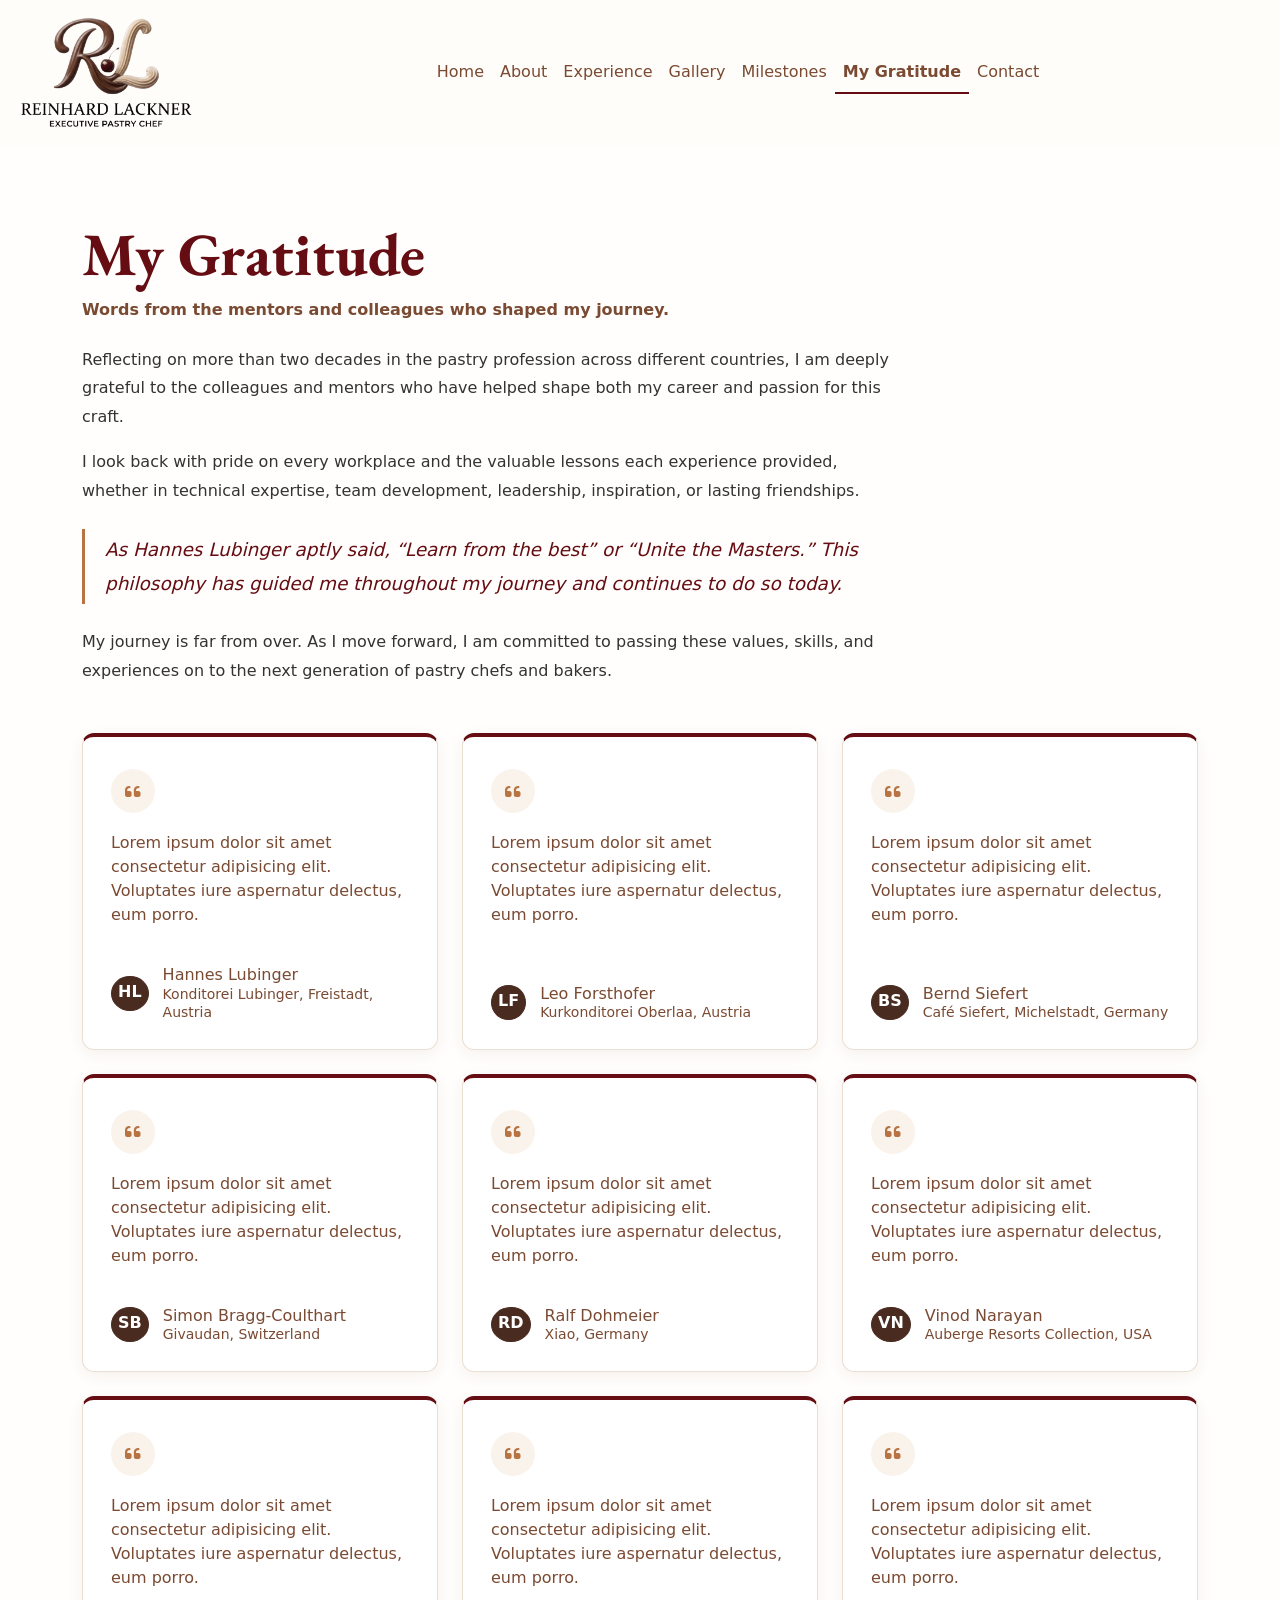
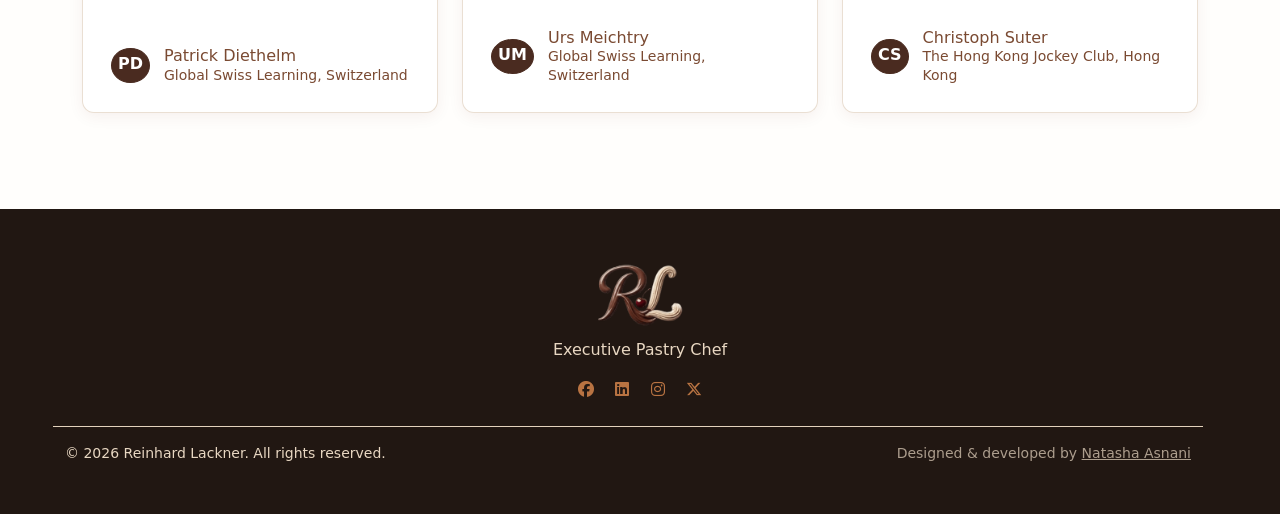
<file: testimonials.html>
<!DOCTYPE html>
<html lang="en">
<head>
    <meta charset="UTF-8">
    <meta name="viewport" content="width=device-width, initial-scale=1.0">
    <title>My Gratitude | Reinhard Lackner</title>
    <meta name="description" content="Words of gratitude from the mentors and colleagues who shaped the career of Executive Pastry Chef Reinhard Lackner.">
    <meta name="author" content="Natasha Asnani">
    <meta property="og:type" content="website">
    <meta property="og:site_name" content="Reinhard Lackner">
    <meta property="og:title" content="My Gratitude | Reinhard Lackner">
    <meta property="og:description" content="Words of gratitude from the mentors and colleagues who shaped the career of Executive Pastry Chef Reinhard Lackner.">
    <meta name="twitter:card" content="summary">
    <!-- Add after hosting: <link rel="canonical" href="https://YOUR-DOMAIN/testimonials.html"> and <meta property="og:image" content="https://YOUR-DOMAIN/images/share-image.jpg"> -->
    <link rel="preconnect" href="https://fonts.googleapis.com">
    <link rel="preconnect" href="https://fonts.gstatic.com" crossorigin>
    <link rel="preconnect" href="https://cdn.jsdelivr.net" crossorigin>
    <link rel="preconnect" href="https://cdnjs.cloudflare.com" crossorigin>
    <link href="https://cdn.jsdelivr.net/npm/bootstrap@5.1.3/dist/css/bootstrap.min.css" rel="stylesheet" integrity="sha384-1BmE4kWBq78iYhFldvKuhfTAU6auU8tT94WrHftjDbrCEXSU1oBoqyl2QvZ6jIW3" crossorigin="anonymous">
    <link rel="stylesheet" href="style.css">
    <script src="https://cdn.jsdelivr.net/npm/bootstrap@5.1.3/dist/js/bootstrap.bundle.min.js" integrity="sha384-ka7Sk0Gln4gmtz2MlQnikT1wXgYsOg+OMhuP+IlRH9sENBO0LRn5q+8nbTov4+1p" crossorigin="anonymous" defer></script>
    <link href="https://fonts.googleapis.com/css2?family=EB+Garamond:wght@400;500&display=swap" rel="stylesheet">
    <link rel="stylesheet" href="https://cdnjs.cloudflare.com/ajax/libs/font-awesome/6.7.2/css/all.min.css">
    <script>document.documentElement.classList.add('js');</script>
</head>
<body>
    <div class="container-fluid">
        <div class="row">
            <nav aria-label="Main navigation" class="navbar navbar-expand-lg navbar-light" style="background-color: #FFFDF9;">
                <div class="container-fluid">
                    <a class="navbar-brand" href="index.html">
                        <img src="./images/Gemini_Generated_Image_94er6u94er6u94er-removebg-preview.png" alt="Reinhard Lackner, Executive Pastry Chef" width="180px">
                    </a>
                    <button class="navbar-toggler" type="button" data-bs-toggle="collapse" data-bs-target="#navbarSupportedContent" aria-controls="navbarSupportedContent" aria-expanded="false" aria-label="Toggle navigation">
                        <span class="navbar-toggler-icon"></span>
                    </button>
                    <div class="collapse navbar-collapse" id="navbarSupportedContent">
                        <ul class="navbar-nav mx-auto mb-2 mb-lg-0">
                            <li class="nav-item">
                                <a class="nav-link" aria-current="page" href="index.html" style="color: #7A4A32;">Home</a>
                            </li>
                            <li class="nav-item">
                                <a class="nav-link" href="about.html" style="color: #7A4A32 !important;">About</a>
                            </li>
                            <li class="nav-item">
                                <a class="nav-link" href="experience.html" style="color: #7A4A32 !important;">Experience</a>
                            </li>
                            <li class="nav-item">
                                <a class="nav-link" href="gallery.html" style="color: #7A4A32 !important;">Gallery</a>
                            </li>
                            <li class="nav-item">
                                <a class="nav-link" href="milestones.html" style="color: #7A4A32 !important;">Milestones</a>
                            </li>
                            <li class="nav-item">
                                <a class="nav-link active" href="testimonials.html" style="color: #7A4A32 !important;">My Gratitude</a>
                            </li>
                            <li class="nav-item">
                                <a class="nav-link" href="contact.html" style="color: #7A4A32 !important;">Contact</a>
                            </li>
                        </ul>
                    </div>
                </div>
            </nav>
        </div>
    </div>

    <section class="gratitude-page py-5 mt-4">
        <div class="container">

            <!-- Page header -->
            <h1 class="m-0" style="color: #650D12; font-weight: bold;">My Gratitude</h1>
            <p class="fw-semibold mt-2 mb-4">Words from the mentors and colleagues who shaped my journey.</p>

            <!-- Introduction -->
            <div class="testi-intro mt-4 mb-5">
                <p>Reflecting on more than two decades in the pastry profession across different countries, I am deeply grateful to the colleagues and mentors who have helped shape both my career and passion for this craft.</p>
                <p>I look back with pride on every workplace and the valuable lessons each experience provided, whether in technical expertise, team development, leadership, inspiration, or lasting friendships.</p>
                <blockquote class="testi-intro-quote">
                    As Hannes Lubinger aptly said, “Learn from the best” or “Unite the Masters.” This philosophy has guided me throughout my journey and continues to do so today.
                </blockquote>
                <p>My journey is far from over. As I move forward, I am committed to passing these values, skills, and experiences on to the next generation of pastry chefs and bakers.</p>
            </div>

            <!-- All testimonials -->
            <div class="row row-cols-1 row-cols-md-2 row-cols-lg-3 g-4">
                <div class="col reveal">
                    <div class="testi-card h-100">
                        <i class="fa-solid fa-quote-left testi-quote" aria-hidden="true"></i>
                        <p class="testi-text">Lorem ipsum dolor sit amet consectetur adipisicing elit. Voluptates iure aspernatur delectus, eum porro.</p>
                        <div class="testi-person">
                            <div class="testi-avatar testi-initials">HL</div>
                            <div class="testi-info">
                                <h6 class="mb-0">Hannes Lubinger</h6>
                                <small>Konditorei Lubinger, Freistadt, Austria</small>
                            </div>
                        </div>
                    </div>
                </div>

                <div class="col reveal" style="--d: 0.1s;">
                    <div class="testi-card h-100">
                        <i class="fa-solid fa-quote-left testi-quote" aria-hidden="true"></i>
                        <p class="testi-text">Lorem ipsum dolor sit amet consectetur adipisicing elit. Voluptates iure aspernatur delectus, eum porro.</p>
                        <div class="testi-person">
                            <div class="testi-avatar testi-initials">LF</div>
                            <div class="testi-info">
                                <h6 class="mb-0">Leo Forsthofer</h6>
                                <small>Kurkonditorei Oberlaa, Austria</small>
                            </div>
                        </div>
                    </div>
                </div>

                <div class="col reveal" style="--d: 0.2s;">
                    <div class="testi-card h-100">
                        <i class="fa-solid fa-quote-left testi-quote" aria-hidden="true"></i>
                        <p class="testi-text">Lorem ipsum dolor sit amet consectetur adipisicing elit. Voluptates iure aspernatur delectus, eum porro.</p>
                        <div class="testi-person">
                            <div class="testi-avatar testi-initials">BS</div>
                            <div class="testi-info">
                                <h6 class="mb-0">Bernd Siefert</h6>
                                <small>Café Siefert, Michelstadt, Germany</small>
                            </div>
                        </div>
                    </div>
                </div>

                <div class="col reveal">
                    <div class="testi-card h-100">
                        <i class="fa-solid fa-quote-left testi-quote" aria-hidden="true"></i>
                        <p class="testi-text">Lorem ipsum dolor sit amet consectetur adipisicing elit. Voluptates iure aspernatur delectus, eum porro.</p>
                        <div class="testi-person">
                            <div class="testi-avatar testi-initials">SB</div>
                            <div class="testi-info">
                                <h6 class="mb-0">Simon Bragg-Coulthart</h6>
                                <small>Givaudan, Switzerland</small>
                            </div>
                        </div>
                    </div>
                </div>

                <div class="col reveal" style="--d: 0.1s;">
                    <div class="testi-card h-100">
                        <i class="fa-solid fa-quote-left testi-quote" aria-hidden="true"></i>
                        <p class="testi-text">Lorem ipsum dolor sit amet consectetur adipisicing elit. Voluptates iure aspernatur delectus, eum porro.</p>
                        <div class="testi-person">
                            <div class="testi-avatar testi-initials">RD</div>
                            <div class="testi-info">
                                <h6 class="mb-0">Ralf Dohmeier</h6>
                                <small>Xiao, Germany</small>
                            </div>
                        </div>
                    </div>
                </div>

                <div class="col reveal" style="--d: 0.2s;">
                    <div class="testi-card h-100">
                        <i class="fa-solid fa-quote-left testi-quote" aria-hidden="true"></i>
                        <p class="testi-text">Lorem ipsum dolor sit amet consectetur adipisicing elit. Voluptates iure aspernatur delectus, eum porro.</p>
                        <div class="testi-person">
                            <div class="testi-avatar testi-initials">VN</div>
                            <div class="testi-info">
                                <h6 class="mb-0">Vinod Narayan</h6>
                                <small>Auberge Resorts Collection, USA</small>
                            </div>
                        </div>
                    </div>
                </div>

                <div class="col reveal">
                    <div class="testi-card h-100">
                        <i class="fa-solid fa-quote-left testi-quote" aria-hidden="true"></i>
                        <p class="testi-text">Lorem ipsum dolor sit amet consectetur adipisicing elit. Voluptates iure aspernatur delectus, eum porro.</p>
                        <div class="testi-person">
                            <div class="testi-avatar testi-initials">PD</div>
                            <div class="testi-info">
                                <h6 class="mb-0">Patrick Diethelm</h6>
                                <small>Global Swiss Learning, Switzerland</small>
                            </div>
                        </div>
                    </div>
                </div>

                <div class="col reveal" style="--d: 0.1s;">
                    <div class="testi-card h-100">
                        <i class="fa-solid fa-quote-left testi-quote" aria-hidden="true"></i>
                        <p class="testi-text">Lorem ipsum dolor sit amet consectetur adipisicing elit. Voluptates iure aspernatur delectus, eum porro.</p>
                        <div class="testi-person">
                            <div class="testi-avatar testi-initials">UM</div>
                            <div class="testi-info">
                                <h6 class="mb-0">Urs Meichtry</h6>
                                <small>Global Swiss Learning, Switzerland</small>
                            </div>
                        </div>
                    </div>
                </div>

                <div class="col reveal" style="--d: 0.2s;">
                    <div class="testi-card h-100">
                        <i class="fa-solid fa-quote-left testi-quote" aria-hidden="true"></i>
                        <p class="testi-text">Lorem ipsum dolor sit amet consectetur adipisicing elit. Voluptates iure aspernatur delectus, eum porro.</p>
                        <div class="testi-person">
                            <div class="testi-avatar testi-initials">CS</div>
                            <div class="testi-info">
                                <h6 class="mb-0">Christoph Suter</h6>
                                <small>The Hong Kong Jockey Club, Hong Kong</small>
                            </div>
                        </div>
                    </div>
                </div>

            </div>
        </div>
    </section>

    <footer class="mt-5">
        <div class="container-fluid">
            <div class="row footer-row">
                <div class="col-12 text-center">
                    <img src="./images/footer-logo.png" alt="Reinhard Lackner logo" width="150px" class="logo-light" loading="lazy" decoding="async">
                    <p class="mt-2 mb-3" style="color: #E8D7C2 !important;">Executive Pastry Chef</p>
                    <div>
                        <a href="https://www.facebook.com/pastrychefreinhardlackner" target="_blank" rel="noopener" class="mx-2 text-decoration-none" aria-label="Facebook"><i class="fab fa-facebook" aria-hidden="true"></i></a>
                        <a href="https://www.linkedin.com/in/pastrychefreinhardlackner" target="_blank" rel="noopener" class="mx-2 text-decoration-none" aria-label="LinkedIn"><i class="fab fa-linkedin" aria-hidden="true"></i></a>
                        <a href="https://www.instagram.com/reinhardlackner" target="_blank" rel="noopener" class="mx-2 text-decoration-none" aria-label="Instagram"><i class="fab fa-instagram" aria-hidden="true"></i></a>
                        <a href="https://x.com/reinilac" target="_blank" rel="noopener" class="mx-2 text-decoration-none" aria-label="X"><i class="fa-brands fa-x-twitter" aria-hidden="true"></i></a>
                    </div>
                </div>

                <!-- Copyright Row -->
                <div class="row mt-4">
                    <div class="col-12 border-top border-white pt-3 d-flex flex-column flex-md-row justify-content-between align-items-center gap-1">
                        <p class="small mb-0">&copy; 2026 Reinhard Lackner. All rights reserved.</p>
                        <p class="small mb-0" style="opacity: 0.7;">Designed &amp; developed by <a href="https://natashaasnani-portfolio-website.netlify.app/" target="_blank" rel="noopener">Natasha Asnani</a></p>
                    </div>
                </div>
            </div>
        </div>
    </footer>

<script>
        // Light scroll reveal: elements fade in once when they enter the screen
        (function () {
            var els = document.querySelectorAll('.reveal');
            if (!('IntersectionObserver' in window)) {
                els.forEach(function (e) { e.classList.add('in'); });
                return;
            }
            var io = new IntersectionObserver(function (entries) {
                entries.forEach(function (x) {
                    if (x.isIntersecting) { x.target.classList.add('in'); io.unobserve(x.target); }
                });
            }, { threshold: 0.15 });
            els.forEach(function (e) { io.observe(e); });
        })();
    </script>
</body>
</html>
</file>
<file: style.css>
/* ---------- Palette: warm ivory / soft white main, brown + caramel accents ---------- */
body{
    background-color: #FFFEFC;
    /* color: #4A3B32; */
    color: #7A4A32;
}

.navbar-toggler:focus {
    box-shadow: none;
    outline: none;
}

.card{
    background-color: #FFFFFF;
    border-color: #F0E8DC;
}

.card-title{
    color: #4A2B20;
    font-weight: bold;
}

.card-img-top {
    height: 400px;
    object-fit: cover;
    /* object-position: center center; */
}

.consultation-btn{
    border: 2px solid #650D12 !important;
    border-radius: 10px !important;
    /* background-color: #895737 !important; */
    /* background-color: #ae7049 !important; */
    background-color: #650D12;
    color: #F5EFE5 !important;
    /* font-weight: bold; */
}

.consultation-btn:hover{
    border: 2px solid #650D12 !important;
    background-color: #FDFBF7 !important;
    color: #5E3023 !important;
}

.navbar-nav .nav-link.active {
  font-weight: bold !important;
  border-bottom: 2px solid #650D12 !important;
}

/* .hero-section{
    background-color: #f0e4d4 !important;
} */


.hero-section {
    position: relative;
    overflow: hidden;
    /* background: linear-gradient(to right, #F0E4D4 0%, #F4EAE3 60%, #F6EEE7 100%); */
    background: linear-gradient(to right, #FFFCF7 0%, #FFFDFA 60%, #FFFEFC 100%);
    min-height: 600px;
}

.hero-img {
    position: absolute;
    top: 0;
    right: 0;
    height: 100%;
    width: auto;
    max-width: none;
    border-bottom-left-radius: 25% !important;
    border-bottom-right-radius: 25%;
    /* border-radius wali dono lines hata do */

    -webkit-mask-image:
        linear-gradient(to right, transparent 0%, #000 25%, #000 92%, transparent 100%),
        linear-gradient(to bottom, transparent 0%, #000 15%),
        radial-gradient(ellipse 110% 60% at 50% 40%, #000 92%, transparent 100%);
    -webkit-mask-composite: source-in;
    mask-image:
        linear-gradient(to right, transparent 0%, #000 25%, #000 92%, transparent 100%),
        linear-gradient(to bottom, transparent 0%, #000 15%),
        radial-gradient(ellipse 110% 60% at 50% 40%, #000 92%, transparent 100%);
    mask-composite: intersect;
}

.hero-section .container {
    position: relative;
    z-index: 1;
}

@media (max-width: 991.98px) {
    .hero-img {
        opacity: 0.25;
    }
}

h1 {
  font-family: 'EB Garamond', serif;
  /* color: #5e3023; */
  /* color: #7A4A32; */
  color: #D9A06B;
  font-size: 60px !important;
}

.brands-ticker {
    display: flex;
    align-items: stretch;
    background: #fff;
    border-top: 1px solid #f0e6da;
    border-bottom: 1px solid #f0e6da;
    overflow: hidden;
}

.ticker-label {
    flex-shrink: 0;
    display: flex;
    align-items: center;
    background: #650D12;
    color: #fff;
    font-weight: 600;
    padding: 0 28px;
    position: relative;
    z-index: 2;
}

.marquee {
    display: flex;
    flex: 1;
    overflow: hidden;
    padding: 22px 0;
    -webkit-mask-image: linear-gradient(to right, #000 85%, transparent);
    mask-image: linear-gradient(to right, #000 85%, transparent);
}

.marquee-group {
    display: flex;
    flex-shrink: 0;
    min-width: 100%;
    align-items: center;
    justify-content: space-around;
    gap: 72px;
    padding: 0 36px;
    animation: marquee-scroll 30s linear infinite;
}

.marquee:hover .marquee-group {
    animation-play-state: paused;
}

.marquee-logo {
    height: 100px !important;
    width: auto;
    max-width: 150px;
    object-fit: contain;
    filter: grayscale(100%);
    opacity: 0.7;
    transition: all 0.3s ease;
}

.marquee-logo:hover {
    filter: none;
    opacity: 1;
}

@keyframes marquee-scroll {
    from { transform: translateX(0); }
    to   { transform: translateX(-100%); }
}

@media (max-width: 575px) {
    .ticker-label { padding: 0 14px; font-size: 0.85rem; }
    .marquee-logo { height: 36px; }
    .marquee-group { gap: 48px; }
}

/* Jinke device me animation off hai, unke liye static row */
@media (prefers-reduced-motion: reduce) {
    .marquee-group { animation: none; }
    .marquee-group[aria-hidden="true"] { display: none; }
    .marquee { overflow-x: auto; }
}


.chef-intro {
    display: flex;
    align-items: center;
    gap: 12px;
    font-size: 15px;
    font-weight: 600;
    letter-spacing: 3px;
    text-transform: uppercase;
    color: #650D12;
    margin-bottom: 22px;
}

.explore-btn button{
    border: 2px solid #650D12 !important;
    border-radius: 10px !important;
    /* background-color: #895737 !important; */
    background-color: #650D12 !important;
    color: #F5EFE5 !important;
    padding: 10px !important;
    transition: transform 0.3s ease !important;
}

.dishes-btn button{
    border: 2px solid #650D12 !important;
    border-radius: 10px !important;
    /* background-color: #895737 !important; */
    /* background-color: #ae7049 !important; */
    background-color: #650D12;
    color: #F5EFE5 !important;
    padding: 7px !important;
    transition: transform 0.3s ease !important;
}

.explore-btn button:hover, .dishes-btn button:hover{
    border: 2px solid #650D12 !important;
    background-color: #FDFBF7 !important;
    color: #650D12 !important;
}

.explore-btn i, .dishes-btn i {
    margin-left: 8px !important;
    transition: margin-left 0.3s !important;
    color: #F5EFE5;
    
}

.explore-btn button:hover i, .dishes-btn button:hover i{
    margin-left: 10px !important;
    transform: scaleX(1.3) !important;
    color: #650D12;
}

.number-section {
    position: relative;
    overflow: hidden;
    /* background: linear-gradient(to right, #FBF6EE 0%, #FDFAF5 60%, #FEFCF8 100%); */
    /* background-color: #4A2B20; */
    background-color: #211712;
    min-height: 100px;
}

.number-section2{
    position: relative;
    overflow: hidden;
    background: linear-gradient(to right, #FBF6EE 0%, #FDFAF5 60%, #FEFCF8 100%);
    /* background-color: #4A2B20; */
    /* background-color: #211712; */
    min-height: 100px;
}

i{
    color: #B87342;
}

h2 {
  font-family: 'EB Garamond', serif;
  /* color: #5E3023; */
  color: #7A4A32;
  font-weight: bold;
  /* font-size: 60px !important; */
}

h3, h4{
  font-family: 'EB Garamond', serif;
}

h5{
  font-family: 'EB Garamond', serif;
  color: #4A2B20;
  font-weight: bold;
}


/* Experience page (move to style.css if you prefer) */
.exp-tags { 
    display: flex; 
    flex-wrap: wrap; 
    gap: 10px; 
}

.exp-tag { 
    border: 1px solid #650D12; 
    color: #650D12; 
    border-radius: 50px; 
    padding: 6px 16px; 
    font-size: 0.9rem; 
    font-weight: 600; 
}

.exp-section-title { 
    color: #650D12; 
    font-weight: bold; 
}

.exp-timeline { 
    position: relative; 
    margin-left: 8px; 
    padding-left: 32px; 
    border-left: 2px solid #e3d5c6; 
}

.exp-item { 
    position: relative; 
    margin-bottom: 28px; 
}

.exp-dot { 
    position: absolute; 
    left: -40px; 
    top: 30px; 
    width: 14px; 
    height: 14px; 
    border-radius: 50%; 
    background: #650D12; 
    border: 3px solid #FFFDF9; 
    box-shadow: 0 0 0 1px #650D12; 
}

.exp-card { 
    background: #fff; 
    border: 1px solid #eadfd3; 
    border-radius: 12px; 
    padding: 28px; 
    transition: box-shadow 0.3s ease; 
}

.exp-card:hover { 
    box-shadow: 0 8px 20px rgba(101, 13, 18, 0.10); 
}

.exp-head { 
    display: flex; 
    justify-content: space-between; 
    align-items: flex-start; 
    gap: 20px; 
    flex-wrap: wrap; 
}

.exp-period { 
    display: inline-block; 
    background: #FAF3EC; 
    color: #7A4A32; 
    font-weight: 600; 
    font-size: 0.85rem; 
    padding: 4px 12px; 
    border-radius: 50px; 
    margin-bottom: 10px; 
}

.exp-badge { 
    display: inline-block; 
    background: #650D12; 
    color: #fff; 
    font-weight: 600; 
    font-size: 0.8rem; 
    padding: 4px 12px; 
    border-radius: 50px; 
    margin: 0 0 10px 6px; 
}

.exp-company { 
    color: #650D12; 
    font-weight: bold; 
    margin: 0; 
}

.exp-role { 
    color: #333; 
    font-weight: 600; 
    margin: 4px 0 2px; 
}

.exp-place { 
    color: #777; 
    font-size: 0.9rem; 
    margin: 0; 
}

.exp-logo { 
    height: 65px; 
    width: auto; 
    max-width: 150px; 
    object-fit: contain; 
    filter: grayscale(100%); 
    opacity: 0.8; 
    transition: all 0.3s ease; 
}

.exp-card:hover .exp-logo { 
    filter: none; 
    opacity: 1; 
}

.exp-desc { 
    color: #333; 
    line-height: 1.7;
    margin: 18px 0 0; 
}

.exp-list { 
    margin: 14px 0 0; 
    padding-left: 20px; 
    color: #333; 
    line-height: 1.7; 
}

.exp-list li::marker { 
    color: #B87342; 
}

.exp-earlier { 
    background-color: #FAF3EC; 
}
.exp-mini { 
    background: #fff; 
    border: 1px solid #eadfd3; 
    border-radius: 12px; 
    padding: 20px 22px; 
}

.exp-mini h5 { 
    color: #650D12; 
    font-weight: bold; 
    margin: 0 0 4px; 
}

.exp-mini p { 
    margin: 0; 
}

.exp-sub { 
    color: #650D12; 
    font-weight: bold; 
    margin: 0 0 20px; 
}

.exp-link { 
    color: #650D12; 
    font-weight: 600; 
    font-size: 0.9rem; 
    text-decoration: none; 
}

.exp-link:hover { 
    text-decoration: underline; 
}

@media (max-width: 575px) {
    .exp-timeline { padding-left: 20px; }
    .exp-dot { left: -28px; }
    .exp-card { padding: 22px 18px; }
}



.filter-btn {
    background: transparent;
    border: 1px solid #650D12;
    color: #650D12;
    padding: 8px 20px;
    border-radius: 50px;
    font-weight: 600;
    transition: all 0.3s ease;
}

.filter-btn:hover,
.filter-btn.active {
    background: #650D12;
    color: #fff;
}

.cert-section {
    background-color: #FAF3EC;
}

.cert-card {
    position: relative;
    background: #fff;
    border: 1px solid #eadfd3;
    border-radius: 12px;
    padding: 28px 20px;
    transition: transform 0.3s ease, box-shadow 0.3s ease;
}

.cert-card:hover {
    transform: translateY(-4px);
    box-shadow: 0 8px 20px rgba(101, 13, 18, 0.12);
}

.cert-hint {
    position: absolute;
    top: 2px;
    right: 14px;
    font-size: 0.9rem;
    color: #650D12;
    /* opacity: 0.7; */
    transition: opacity 0.3s ease;
    font-weight: bold;
}

.cert-card:hover .cert-hint {
    opacity: 1;
}

.cert-card a{
    color: #650D12;

}

.cert-logo {
    height: 80px;
    width: auto;
    max-width: 100%;
    object-fit: contain;
    margin-top: 25px;
    margin-bottom: 0px !important;
    filter: grayscale(100%);
    opacity: 0.8;
    transition: all 0.3s ease;
}


.cert-card:hover .cert-logo {
    filter: none;
    opacity: 1;
}

.cert-logo1 {
    height: 90px;
    width: auto;
    max-width: 100%;
    object-fit: contain;
    margin-top: 25px;
    margin-bottom: 0px !important;
    filter: grayscale(100%);
    opacity: 0.8;
    transition: all 0.3s ease;
}

.cert-card:hover .cert-logo1 {
    filter: none;
    opacity: 1;
}



.cert-icon {
    font-size: 48px;
    height: 60px;
    color: #650D12;
    margin-bottom: 16px;
}

.cert-title {
    color: #650D12;
    font-weight: bold;
}

.cert-meta {
    color: #777;
    font-size: 0.9rem;
    text-transform: uppercase!important;
}

.gallery-item .card{
    border-radius: 15px;
}

.gallery-item .card-body{
    height: 90px;
}
.gallery-item .img-wrap {
    height: 350px;
    overflow: hidden;
    border-radius: 12px 12px 0 0;
}

.gallery-item .card-img-top {
    width: 100%;
    height: 100%;
    object-fit: cover;
    transition: transform 0.6s ease;
}

.gallery-item .card:hover .card-img-top {
    transform: scale(1.3);
}

.number-icon{
    width: 65px !important;
    height: 65px !important;
    stroke-width: 1.2;
    color: #B87342;
}

.border-end {
    border-right: 2px solid #E8D8C4 !important;
}


.testi-intro {
    max-width: 820px;
    line-height: 1.8;
    color: #333;
}

.testi-intro-quote {
    border-left: 3px solid #B87342;
    padding: 4px 0 4px 20px;
    margin: 24px 0;
    font-size: 1.15rem;
    color: #650D12;
    font-style: italic;
}

.testi-card {
    position: relative;
    display: flex;
    flex-direction: column;
    background: #fff;
    border: 1px solid #eadfd3;
    border-top: 4px solid #650D12;
    border-radius: 12px;
    padding: 32px 28px 28px;
    box-shadow: 0 4px 16px rgba(101, 13, 18, 0.06);
    transition: transform 0.3s ease, box-shadow 0.3s ease;
}

.testi-card:hover {
    transform: translateY(-4px);
    box-shadow: 0 12px 28px rgba(101, 13, 18, 0.14);
}

/* Quote icon in a circle */
.testi-quote {
    width: 44px;
    height: 44px;
    display: flex !important;
    align-items: center !important;
    justify-content: center !important;
    text-align: center !important;
    border-radius: 50%;
    background: #FAF3EC;
    color: #B87342;
    font-size: 1.1rem;
    margin-bottom: 18px;
}

.testi-initials{
    border: 1px solid #4A2B20;
    background-color: #4A2B20;
    color: white;
    font-weight: 600;
    display: flex;
    align-items: center;
    justify-content: center;
    border-radius: 50%;
    padding: 3px 6px 6px 6px;
}

.testi-person {
    display: flex;
    align-items: center;
    gap: 14px;
    margin-top: auto;
    padding-top: 22px;
}

.testi-info small {
    display: block;
    text-align: left;
    line-height: 1.3;
}

.testi-featured {
    background: #FAF3EC;
    border-radius: 16px;
    padding: 48px 24px;
}

.testi-featured-text {
    font-size: 1.9rem !important;
    color: #650D12;
    max-width: 800px;
    margin: 0 auto 20px;
    line-height: 1.4;
}

.testi-featured-person small {
    display: block;
    color: #777;
}

.testi-cta {
    background: #650D12;
    color: #F5EFE5;
    border-radius: 16px;
    padding: 48px 24px;
}

.testi-cta h3 {
    color: #F5EFE5;
    font-weight: bold;
}

.testi-cta p {
    color: #E8D7C2;
    margin-bottom: 24px;
}

.testi-cta-btn {
    display: inline-block;
    padding: 12px 32px;
    border: 1px solid #F5EFE5;
    border-radius: 50px;
    color: #F5EFE5;
    text-decoration: none;
    font-weight: 600;
    transition: all 0.3s ease;
}

.testi-cta-btn:hover {
    background: #F5EFE5;
    color: #650D12;
}

.contact-section {
    background-color: #FAF3EC;
}

.contact-details {
    background: #650D12;
    color: #F5EFE5;
    border-radius: 16px;
    padding: 36px 32px;
}

.contact-details h3 {
    color: #F5EFE5;
    font-weight: bold;
}

.contact-intro {
    color: #E8D7C2;
    margin-bottom: 28px;
}

.contact-list li {
    display: flex;
    align-items: center;
    gap: 16px;
    margin-bottom: 22px;
}

.contact-list i {
    width: 44px;
    height: 44px;
    flex-shrink: 0;
    display: flex;
    align-items: center;
    justify-content: center;
    border-radius: 50%;
    background: rgba(255, 255, 255, 0.12);
    color: #E8B98A;
    font-size: 1.1rem;
}

.contact-list small {
    display: block;
    color: #E8D7C2;
    font-size: 0.8rem;
}

.contact-list a,
.contact-list span {
    color: #fff;
    text-decoration: none;
}

.contact-list a:hover {
    text-decoration: underline;
}

.contact-social {
    display: flex;
    gap: 12px;
    margin-top: 32px;
    padding-top: 24px;
    border-top: 1px solid rgba(255, 255, 255, 0.2);
}

.contact-social a {
    width: 40px;
    height: 40px;
    display: flex;
    align-items: center;
    justify-content: center;
    border-radius: 50%;
    border: 1px solid rgba(255, 255, 255, 0.4);
    color: #fff;
    text-decoration: none;
    transition: all 0.3s ease;
}

.contact-social a:hover {
    background: #fff;
    color: #650D12;
}

.contact-form-card {
    background: #fff;
    border: 1px solid #eadfd3;
    border-radius: 16px;
    padding: 36px 32px;
}

.contact-form-card .form-control,
.contact-form-card .form-select {
    border: 1px solid #e3d5c6;
    border-radius: 8px;
    padding: 10px 14px;
}

.contact-form-card .form-control:focus,
.contact-form-card .form-select:focus {
    border-color: #650D12;
    box-shadow: 0 0 0 0.2rem rgba(101, 13, 18, 0.15);
}

.contact-submit {
    background: #650D12;
    color: #fff;
    border: 1px solid #650D12;
    border-radius: 50px;
    padding: 12px 24px;
    font-weight: 600;
    transition: all 0.3s ease;
}

.contact-submit:hover {
    background: transparent;
    color: #650D12;
}

.footer-row{
    padding: 50px;
    background-color: #211712 !important;
    /* background-color: #F6EEE2 !important; */
    justify-content: flex-start !important;
}

.footer-row > div{
    padding-left: 15px;
    padding-right: 15px;
}

.contact-info ul li a, .contact-info ul li i, .contact-info ul li span, .service-info ul li a, .footer-links ul li a, .footer-links h3, .service-info h3, .contact-info h3, .footer-row div div a, .footer-row div p{
    /* color: #5E3023 !important; */
    color: #E8D7C2;
}

.logo-light {
    /* filter: brightness(0) invert(1); */
}

.footer-row .border-top {
    border-color: #E3D2BC !important;
}

/* =====================================================
   RESPONSIVE ADDITIONS
   ===================================================== */

/* tablet aur mobile (< 992px) */
@media (max-width: 991.98px) {
    h1 {
        font-size: clamp(2rem, 7vw, 3.5rem) !important;
    }

    /* mobile menu: active underline sirf text jitni, button ke liye spacing */
    .navbar-nav {
        align-items: flex-start;
    }
    .navbar-collapse form {
        margin-top: 0.5rem;
        padding-bottom: 0.5rem;
    }

    /* hero image poori width me halki background */
    .hero-img {
        width: 100%;
        object-fit: cover;
        -webkit-mask-image: linear-gradient(to bottom, transparent 0%, #000 15%, #000 98%, transparent 100%);
        mask-image: linear-gradient(to bottom, transparent 0%, #000 15%, #000 98%, transparent 100%);
    }

    .number-section h1 span {
        font-size: 1.1rem !important;
    }
    .number-section h5 {
        font-size: 1.1rem;
    }

    /* about: image fluid aur center, text neeche */
    .chef-img {
        display: block;
        margin: 0 auto;
        width: 100%;
        max-width: 450px;
        height: auto;
    }
    .about-text {
        margin-top: 1.5rem !important;
        padding-top: 0 !important;
    }

    /* nested row ki wajah se cards ek side khisak rahe the */
    .nested-row {
        width: 100%;
        margin-left: 0;
        margin-right: 0;
        padding-left: 0;
        padding-right: 0;
    }
}

/* mobile (< 768px) */
@media (max-width: 767.98px) {
    .border-end {
        border-right: 0 !important;
    }

    .hero-section {
        min-height: auto;
    }
    .hero-row .col-lg-5 {
        margin-top: 1.5rem !important;
        padding-top: 1rem !important;
    }
    .hero-section .explore-btn {
        padding-bottom: 2.5rem;
    }
}

/* chhota mobile (< 576px) */
@media (max-width: 575.98px) {
    .section-head {
        flex-direction: column;
        align-items: flex-start;
    }
}

/* tablet / mobile: cards ki images barabar height ki */
@media (max-width: 991.98px) {
    .card-img-top {
        aspect-ratio: 4 / 3;
        object-fit: cover;
    }
}

/* tablet: hero ke neeche ka khali space hatao */
@media (max-width: 991.98px) {
    .hero-section {
        min-height: auto;
    }
    .hero-img {
        object-position: right center;
    }
    .hero-row .col-lg-5 {
        margin-top: 2rem !important;
        padding-top: 2rem !important;
    }
    .hero-row p {
        font-size: 1.1rem;
        line-height: 1.7;
    }
    .hero-section .explore-btn {
        padding-bottom: 3.5rem;
    }
}




@media (max-width: 768px) {
    
    .footer-row h3 {
        font-size: 32px;
    }
    
    /* Footer columns stack */
    .footer-row {
        padding: 40px 20px;
        flex-wrap: wrap;
    }

    .footer-row .col-md-3 {
        flex: 0 0 50%;
        max-width: 50%;
        margin-bottom: 30px;
    }
}



@media (max-width: 576px) {
    .footer-row h3 {
        font-size: 28px;
    }
    /* Footer: 1 col on mobile */
    .footer-row {
        padding: 30px 15px;
    }

    .footer-row .col-md-3 {
        flex: 0 0 100%;
        max-width: 100%;
        text-align: center;
        margin-bottom: 25px;
    }

    .footer-row ul {
        text-align: center;
    }

    .footer-row h3 {
        font-size: 22px !important;
        margin-bottom: 15px !important;
    }

    .footer-row p {
        font-size: 13px;
    }

    .footer-row ul li {
        margin-bottom: 8px !important;
    }

    .footer-row ul li a {
        font-size: 13px;
    }

    .footer-row .fab,
    .footer-row .fas {
        font-size: 18px;
    }

    .footer-row .border-top {
        margin-top: 20px !important;
        padding-top: 15px !important;
    }

    .footer-row .small {
        font-size: 11px;
    }
}


/* Light scroll reveal (fade and slight rise, plays once) */
.js .reveal {
    opacity: 0;
    transform: translateY(28px);
    transition: opacity 0.8s ease, transform 0.8s ease;
    transition-delay: var(--d, 0s);
}

.js .reveal.in {
    opacity: 1;
    transform: none;
}

@media (prefers-reduced-motion: reduce) {
    .js .reveal { opacity: 1; transform: none; transition: none; }
}

@media print {
    .js .reveal { opacity: 1; transform: none; }
}
</file>
